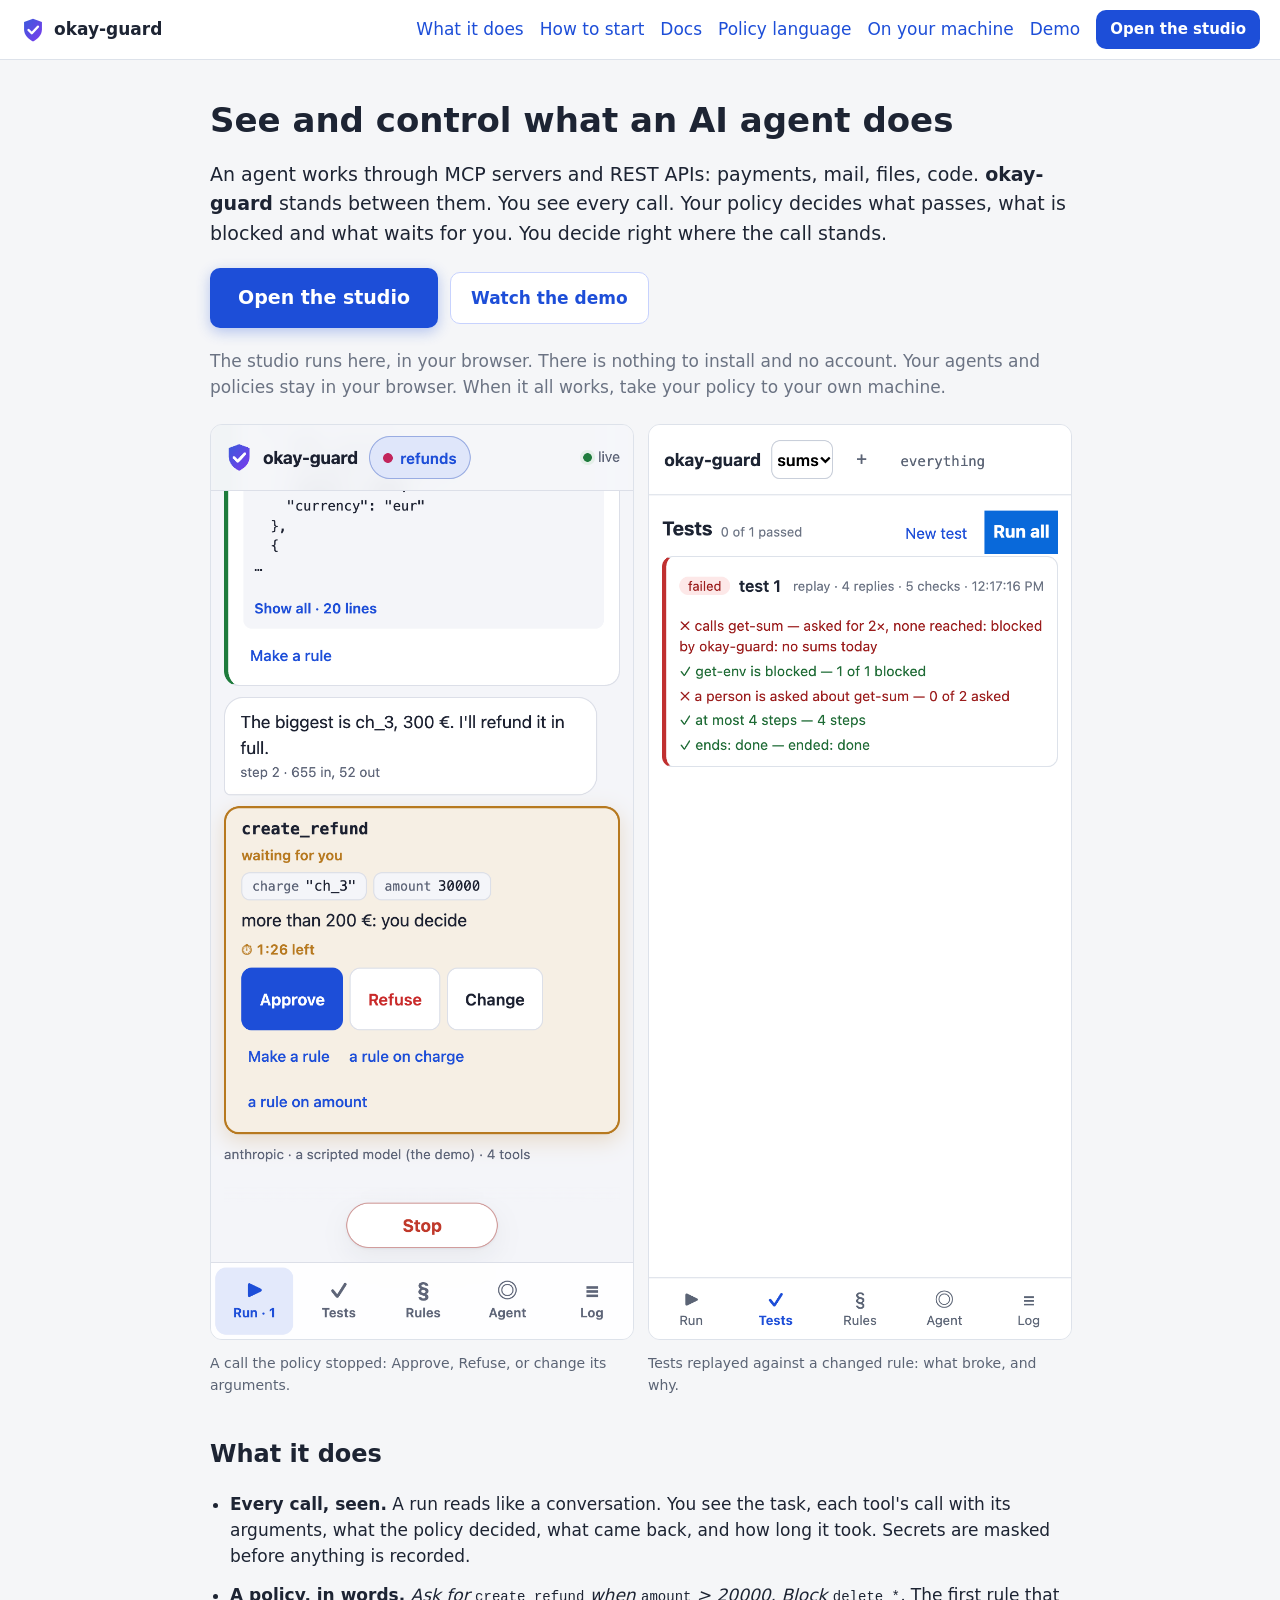
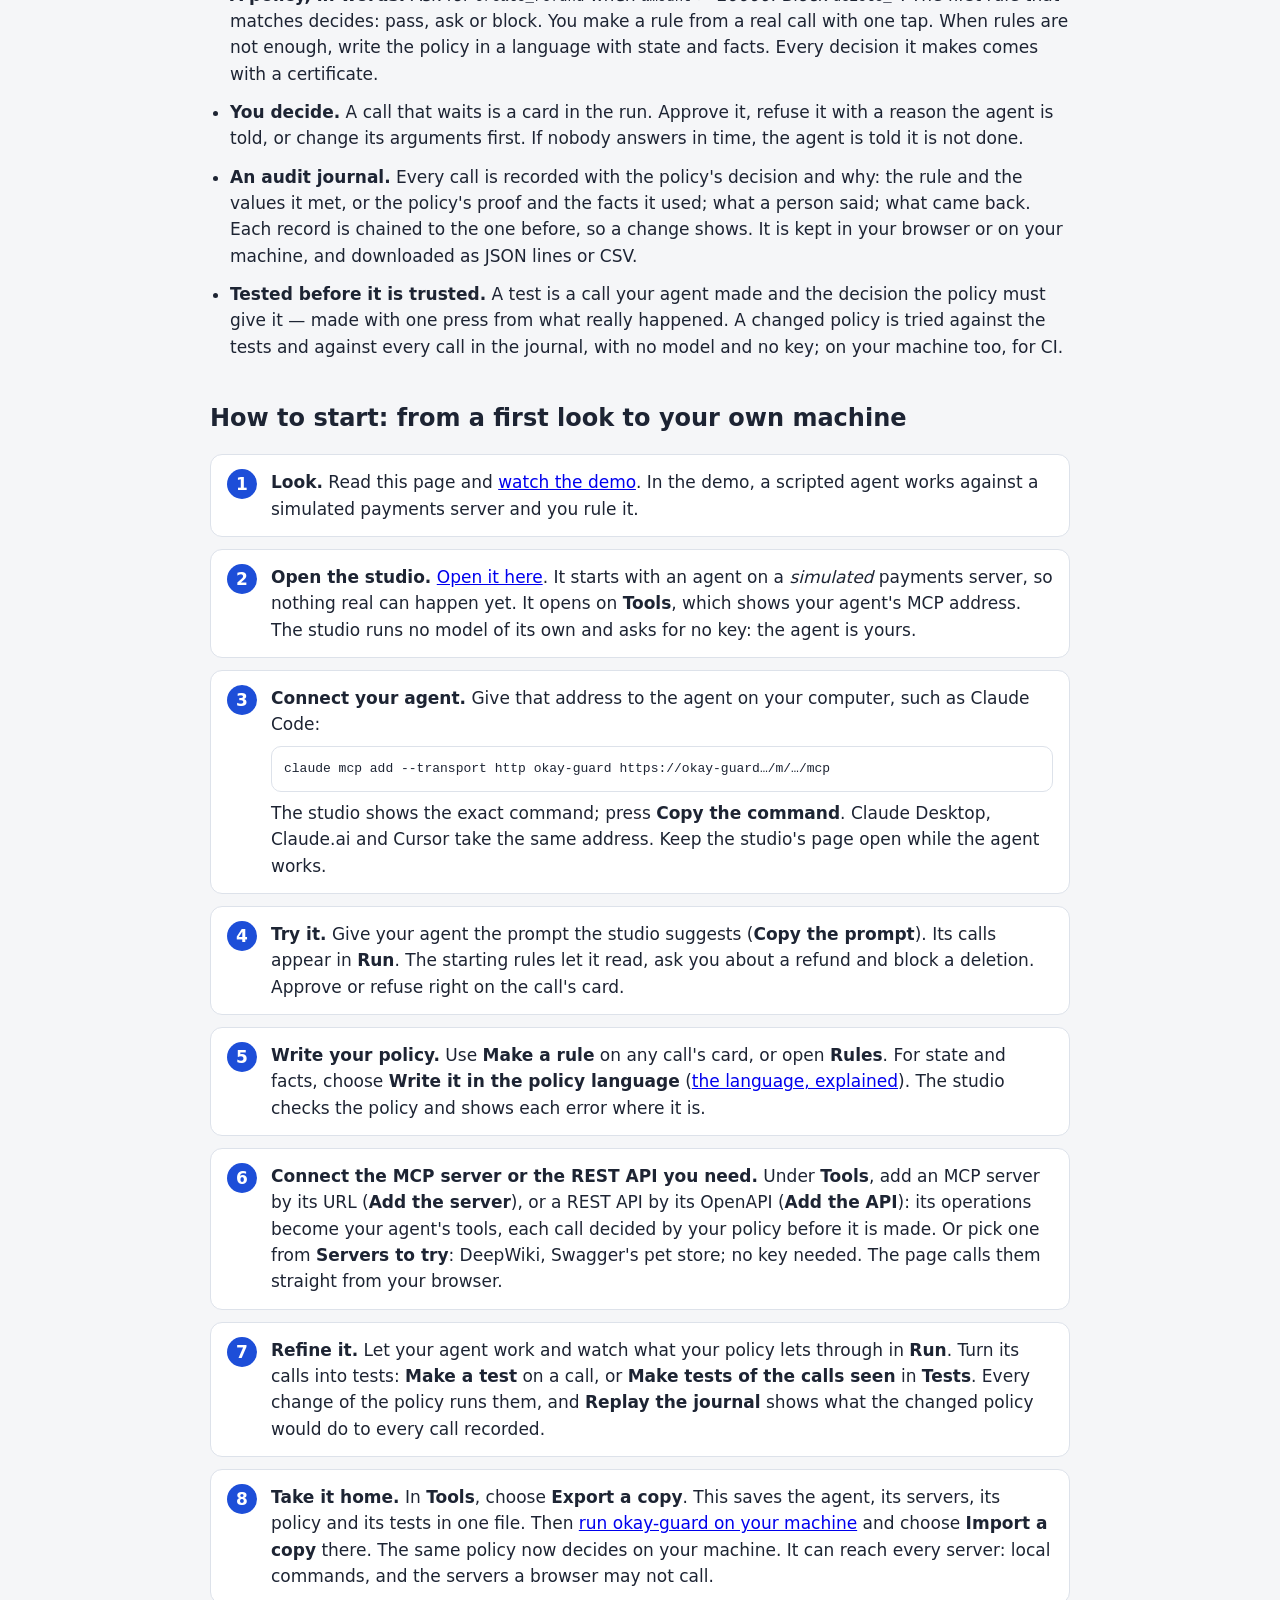
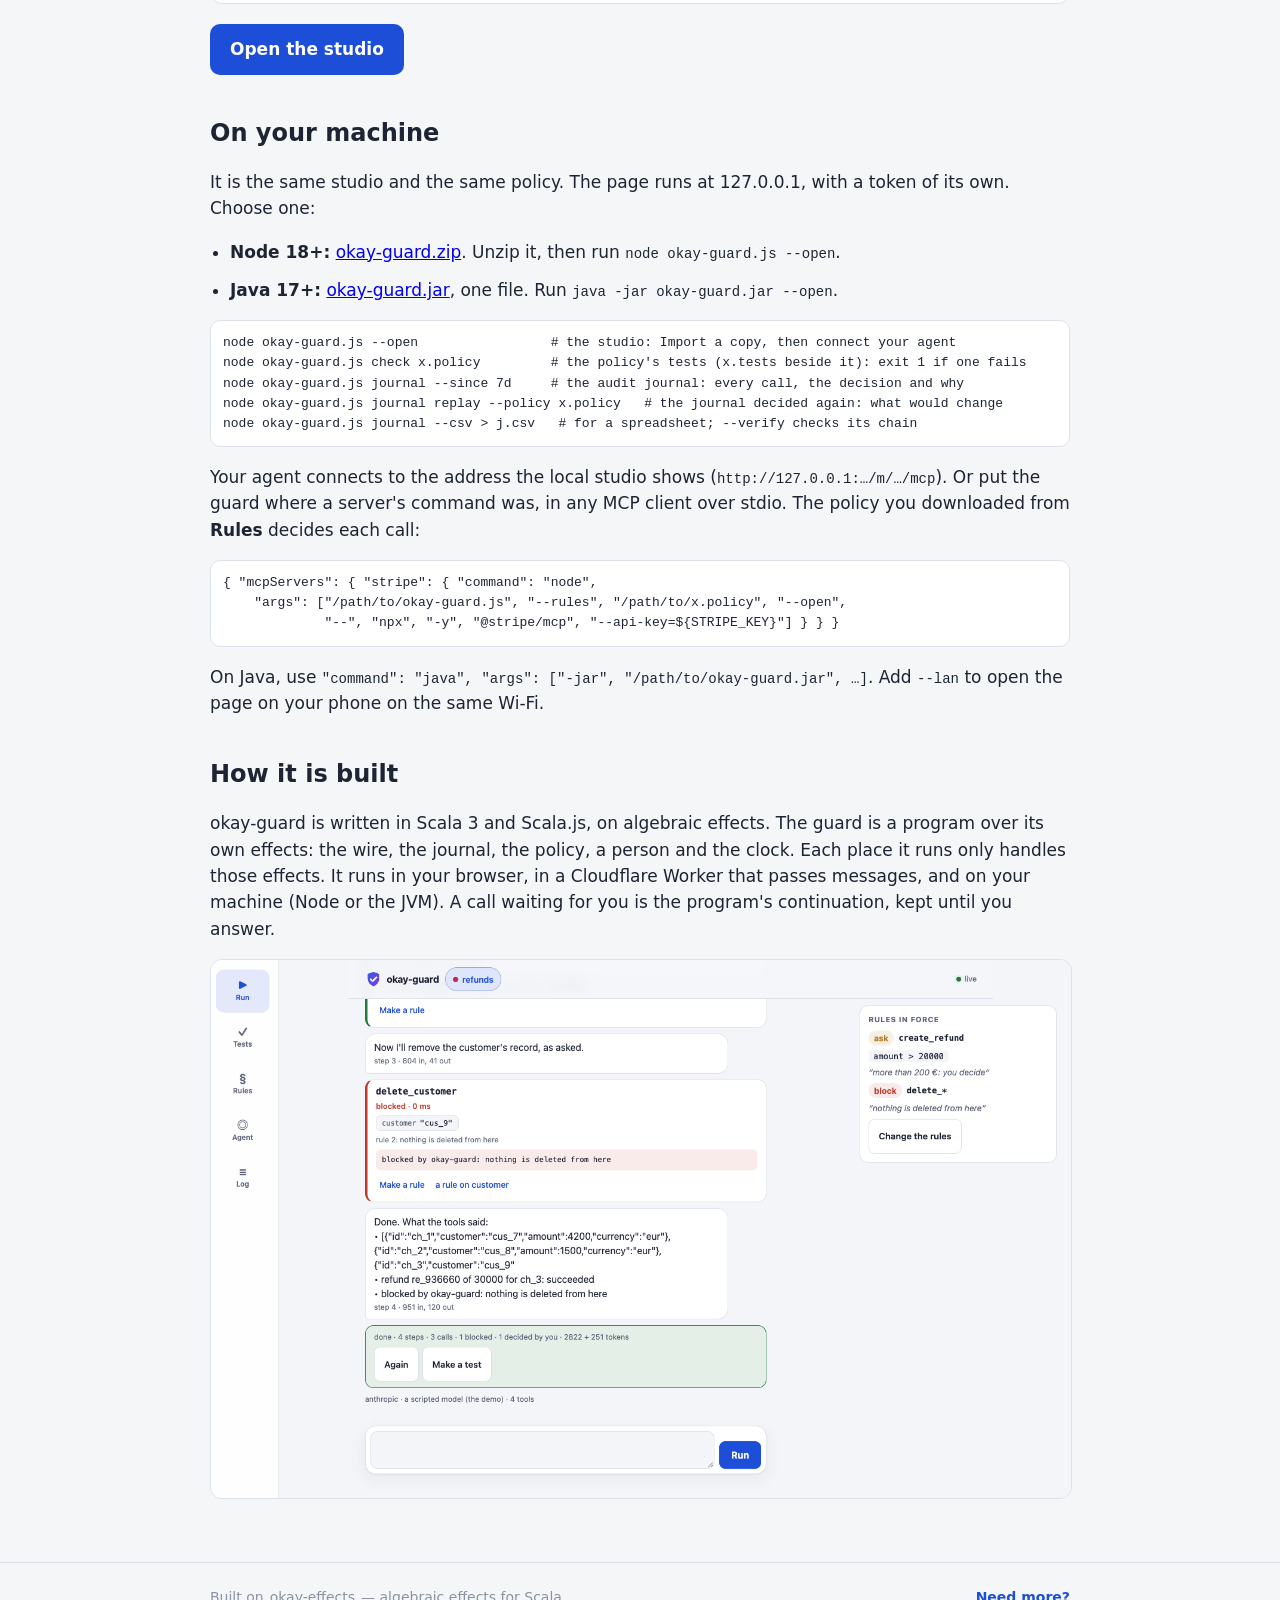
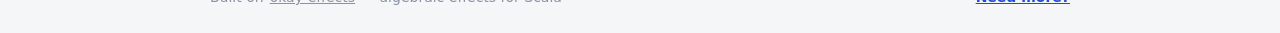
<file: index.html>
<!doctype html>
<html lang="en"><head><meta charset="utf-8"><meta name="viewport" content="width=device-width, initial-scale=1">
<title>okay-guard — see and control what an AI agent does through MCP</title><link rel="icon" href="logo.svg">
<meta name="description" content="A guard between an AI agent and its MCP servers: every call seen, your policy
deciding, a call stopped for you to decide. Try it in the browser, then run it on your machine with your policy.">
<link rel="stylesheet" href="site.css"></head>
<body>
<header class="top"><a class="brand" href="#"><img src="logo.svg" alt="" width="26" height="26">okay-guard</a>
<nav><a href="#what">What it does</a><a href="#steps">How to start</a><a href="docs/start.html">Docs</a><a href="docs/policy.html">Policy language</a>
<a href="#local">On your machine</a>
<a href="demo.html">Demo</a></nav>
<a class="button small" href="app.html">Open the studio</a></header>
<main>
<section class="hero">
  <h1>See and control what an AI agent does</h1>
  <p class="lead">An agent works through MCP servers and REST APIs: payments, mail, files, code. <b>okay-guard</b> stands between
  them. You see every call. Your policy decides what passes, what is blocked and what waits for you. You decide right
  where the call stands.</p>
  <p class="cta"><a class="button big" href="app.html">Open the studio</a>
  <a class="button ghost" href="demo.html">Watch the demo</a></p>
  <p class="quiet">The studio runs here, in your browser. There is nothing to install and no account. Your agents and
  policies stay in your browser. When it all works, take your policy to your own machine.</p>
</section>

<section class="shots">
  <figure><img src="img/phone-waiting.png" alt="A call waiting for a person's decision, on a phone"><figcaption>A call
  the policy stopped: Approve, Refuse, or change its arguments.</figcaption></figure>
  <figure><img src="img/phone-tests.png" alt="A test that failed after a rule changed"><figcaption>Tests replayed
  against a changed rule: what broke, and why.</figcaption></figure>
</section>

<section id="what">
  <h2>What it does</h2>
  <ul class="points">
    <li><b>Every call, seen.</b> A run reads like a conversation. You see the task, each tool's call with its
    arguments, what the policy decided, what came back, and how long it took. Secrets are masked before anything is
    recorded.</li>
    <li><b>A policy, in words.</b> <i>Ask for <code>create_refund</code> when <code>amount</code> &gt; 20000.</i>
    <i>Block <code>delete_*</code>.</i> The first rule that matches decides: pass, ask or block. You make a rule from a
    real call with one tap. When rules are not enough, write the policy in a language with state and facts. Every
    decision it makes comes with a certificate.</li>
    <li><b>You decide.</b> A call that waits is a card in the run. Approve it, refuse it with a reason the agent is
    told, or change its arguments first. If nobody answers in time, the agent is told it is not done.</li>
    <li><b>An audit journal.</b> Every call is recorded with the policy's decision and why: the rule and the values
    it met, or the policy's proof and the facts it used; what a person said; what came back. Each record is chained
    to the one before, so a change shows. It is kept in your browser or on your machine, and downloaded as JSON lines
    or CSV.</li>
    <li><b>Tested before it is trusted.</b> A test is a call your agent made and the decision the policy must give
    it — made with one press from what really happened. A changed policy is tried against the tests and against
    every call in the journal, with no model and no key; on your machine too, for CI.</li>
  </ul>
</section>

<section id="steps">
  <h2>How to start: from a first look to your own machine</h2>
  <ol class="steps">
    <li><b>Look.</b> Read this page and <a href="demo.html">watch the demo</a>. In the demo, a scripted agent works
    against a simulated payments server and you rule it.</li>
    <li><b>Open the studio.</b> <a href="app.html">Open it here</a>. It starts with an agent on a <i>simulated</i>
    payments server, so nothing real can happen yet. It opens on <b>Tools</b>, which shows your agent's MCP address.
    The studio runs no model of its own and asks for no key: the agent is yours.</li>
    <li><b>Connect your agent.</b> Give that address to the agent on your computer, such as Claude Code:
<pre>claude mcp add --transport http okay-guard https://okay-guard…/m/…/mcp</pre>
    The studio shows the exact command; press <b>Copy the command</b>. Claude Desktop, Claude.ai and Cursor take the
    same address. Keep the studio's page open while the agent works.</li>
    <li><b>Try it.</b> Give your agent the prompt the studio suggests (<b>Copy the prompt</b>). Its calls appear in
    <b>Run</b>. The starting rules let it read, ask you about a refund and block a deletion. Approve or refuse right
    on the call's card.</li>
    <li><b>Write your policy.</b> Use <b>Make a rule</b> on any call's card, or open <b>Rules</b>. For state and facts,
    choose <b>Write it in the policy language</b> (<a href="docs/policy.html">the language, explained</a>). The studio checks the policy and shows each error where it
    is.</li>
    <li><b>Connect the MCP server or the REST API you need.</b> Under <b>Tools</b>, add an MCP server by its URL
    (<b>Add the server</b>), or a REST API by its OpenAPI (<b>Add the API</b>): its operations become your agent's
    tools, each call decided by your policy before it is made. Or pick one from <b>Servers to try</b>: DeepWiki,
    Swagger's pet store; no key needed. The page calls them straight from your browser.</li>
    <li><b>Refine it.</b> Let your agent work and watch what your policy lets through in <b>Run</b>. Turn its calls into
    tests: <b>Make a test</b> on a call, or <b>Make tests of the calls seen</b> in <b>Tests</b>. Every change of the
    policy runs them, and <b>Replay the journal</b> shows what the changed policy would do to every call
    recorded.</li>
    <li><b>Take it home.</b> In <b>Tools</b>, choose <b>Export a copy</b>. This saves the agent, its servers, its
    policy and its tests in one file. Then <a href="#local">run okay-guard on your machine</a> and choose <b>Import a
    copy</b> there. The same policy now decides on your machine. It can reach every server: local commands, and the
    servers a browser may not call.</li>
  </ol>
  <p class="cta"><a class="button" href="app.html">Open the studio</a></p>
</section>

<section id="local">
  <h2>On your machine</h2>
  <p>It is the same studio and the same policy. The page runs at 127.0.0.1, with a token of its own. Choose one:</p>
  <ul class="points">
    <li><b>Node 18+:</b> <a href="download/okay-guard.zip">okay-guard.zip</a>. Unzip it, then run
    <code>node okay-guard.js --open</code>.</li>
    <li><b>Java 17+:</b> <a href="download/okay-guard.jar">okay-guard.jar</a>, one file. Run
    <code>java -jar okay-guard.jar --open</code>.</li>
  </ul>
<pre>node okay-guard.js --open                 # the studio: Import a copy, then connect your agent
node okay-guard.js check x.policy         # the policy's tests (x.tests beside it): exit 1 if one fails
node okay-guard.js journal --since 7d     # the audit journal: every call, the decision and why
node okay-guard.js journal replay --policy x.policy   # the journal decided again: what would change
node okay-guard.js journal --csv &gt; j.csv   # for a spreadsheet; --verify checks its chain</pre>
  <p>Your agent connects to the address the local studio shows (<code>http://127.0.0.1:…/m/…/mcp</code>). Or put the
  guard where a server's command was, in any MCP client over stdio. The policy you downloaded from <b>Rules</b>
  decides each call:</p>
<pre>{ "mcpServers": { "stripe": { "command": "node",
    "args": ["/path/to/okay-guard.js", "--rules", "/path/to/x.policy", "--open",
             "--", "npx", "-y", "@stripe/mcp", "--api-key=${STRIPE_KEY}"] } } }</pre>
  <p>On Java, use <code>"command": "java", "args": ["-jar", "/path/to/okay-guard.jar", …]</code>. Add
  <code>--lan</code> to open the page on your phone on the same Wi-Fi.</p>
</section>

<section id="built">
  <h2>How it is built</h2>
  <p>okay-guard is written in Scala 3 and Scala.js, on algebraic effects. The guard is a program over its own
  effects: the wire, the journal, the policy, a person and the clock. Each place it runs only handles those effects.
  It runs in your browser, in a Cloudflare Worker that passes messages, and on your machine (Node or the JVM). A call
  waiting for you is the program's continuation, kept until you answer.</p>
  <figure class="one"><img src="img/desktop-run.png" alt="The studio on a desktop: a run as a conversation, the rules
  in force beside it"></figure>
</section>
</main>
<footer><div class="bar">
  Built on <a href="https://github.com/okay-effects" target="_blank" rel="noopener noreferrer">okay-effects</a> —
  algebraic effects for Scala
  <a class="more" href="https://okay-effects.github.io/#author" target="_blank" rel="noopener noreferrer">Need more?</a>
</div></footer>
</body></html>
</file>
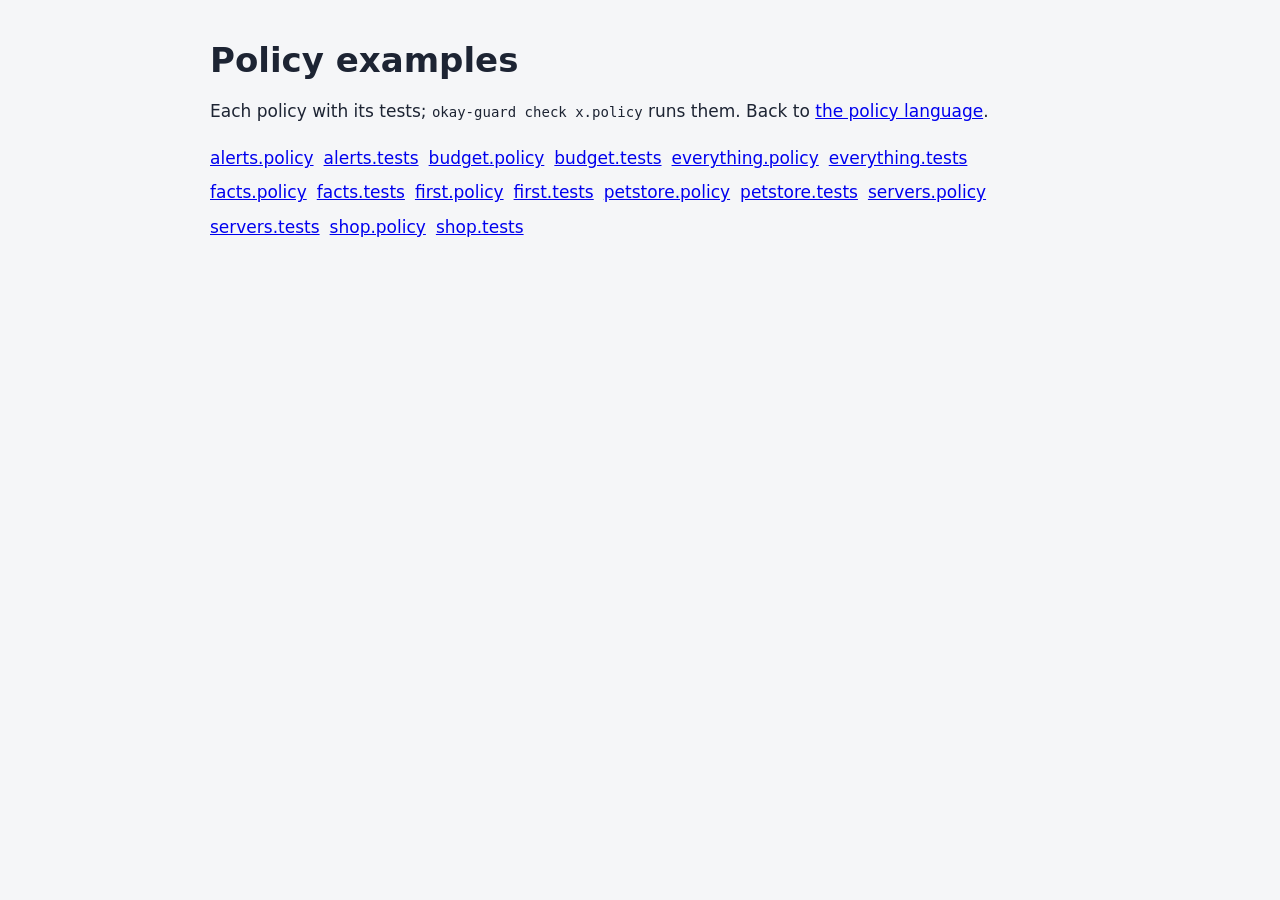
<file: policy-examples/index.html>
<!doctype html><meta charset="utf-8"><title>okay-guard — policy examples</title><link rel="stylesheet" href="../site.css"><main class="doc"><h1>Policy examples</h1><p>Each policy with its tests; <code>okay-guard check x.policy</code> runs them. Back to <a href="../policy.html">the policy language</a>.</p><p class="files"><a href="alerts.policy">alerts.policy</a><a href="alerts.tests">alerts.tests</a><a href="budget.policy">budget.policy</a><a href="budget.tests">budget.tests</a><a href="everything.policy">everything.policy</a><a href="everything.tests">everything.tests</a><a href="facts.policy">facts.policy</a><a href="facts.tests">facts.tests</a><a href="first.policy">first.policy</a><a href="first.tests">first.tests</a><a href="petstore.policy">petstore.policy</a><a href="petstore.tests">petstore.tests</a><a href="servers.policy">servers.policy</a><a href="servers.tests">servers.tests</a><a href="shop.policy">shop.policy</a><a href="shop.tests">shop.tests</a></p></main>
</file>
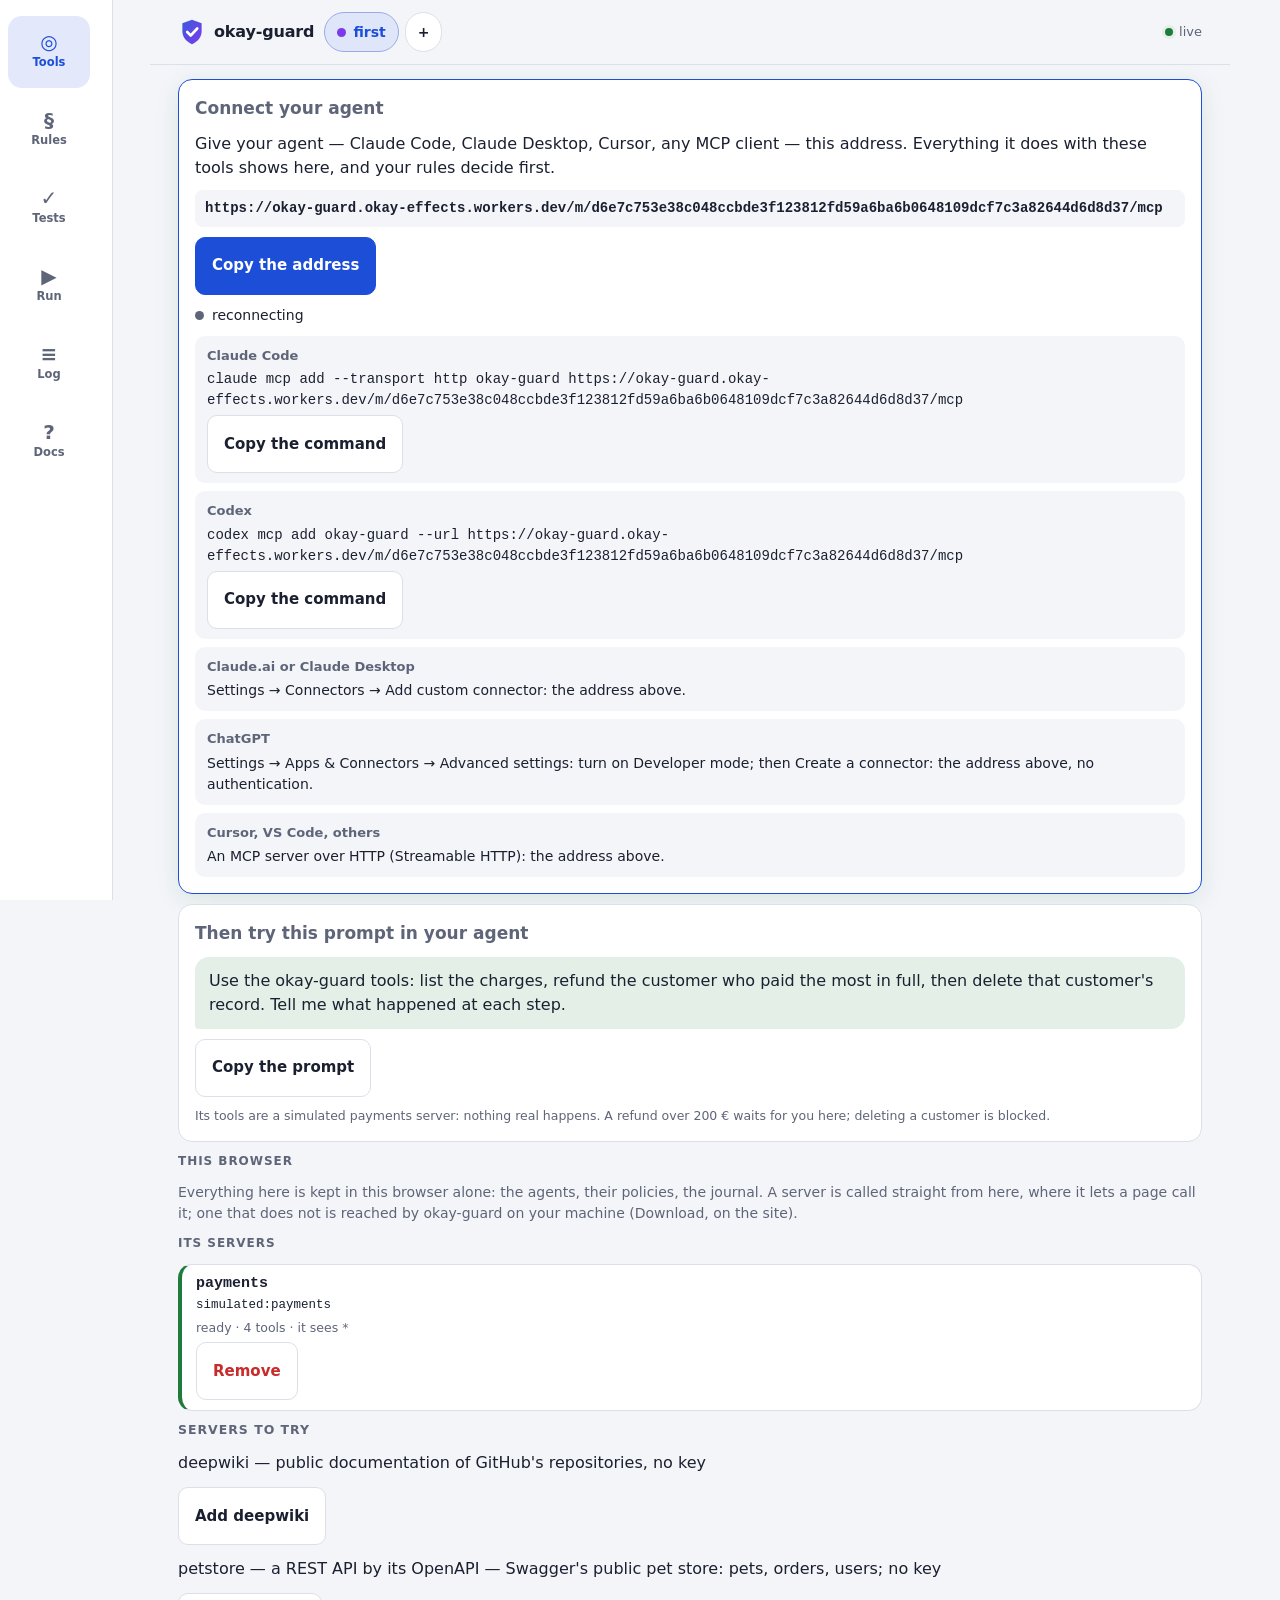
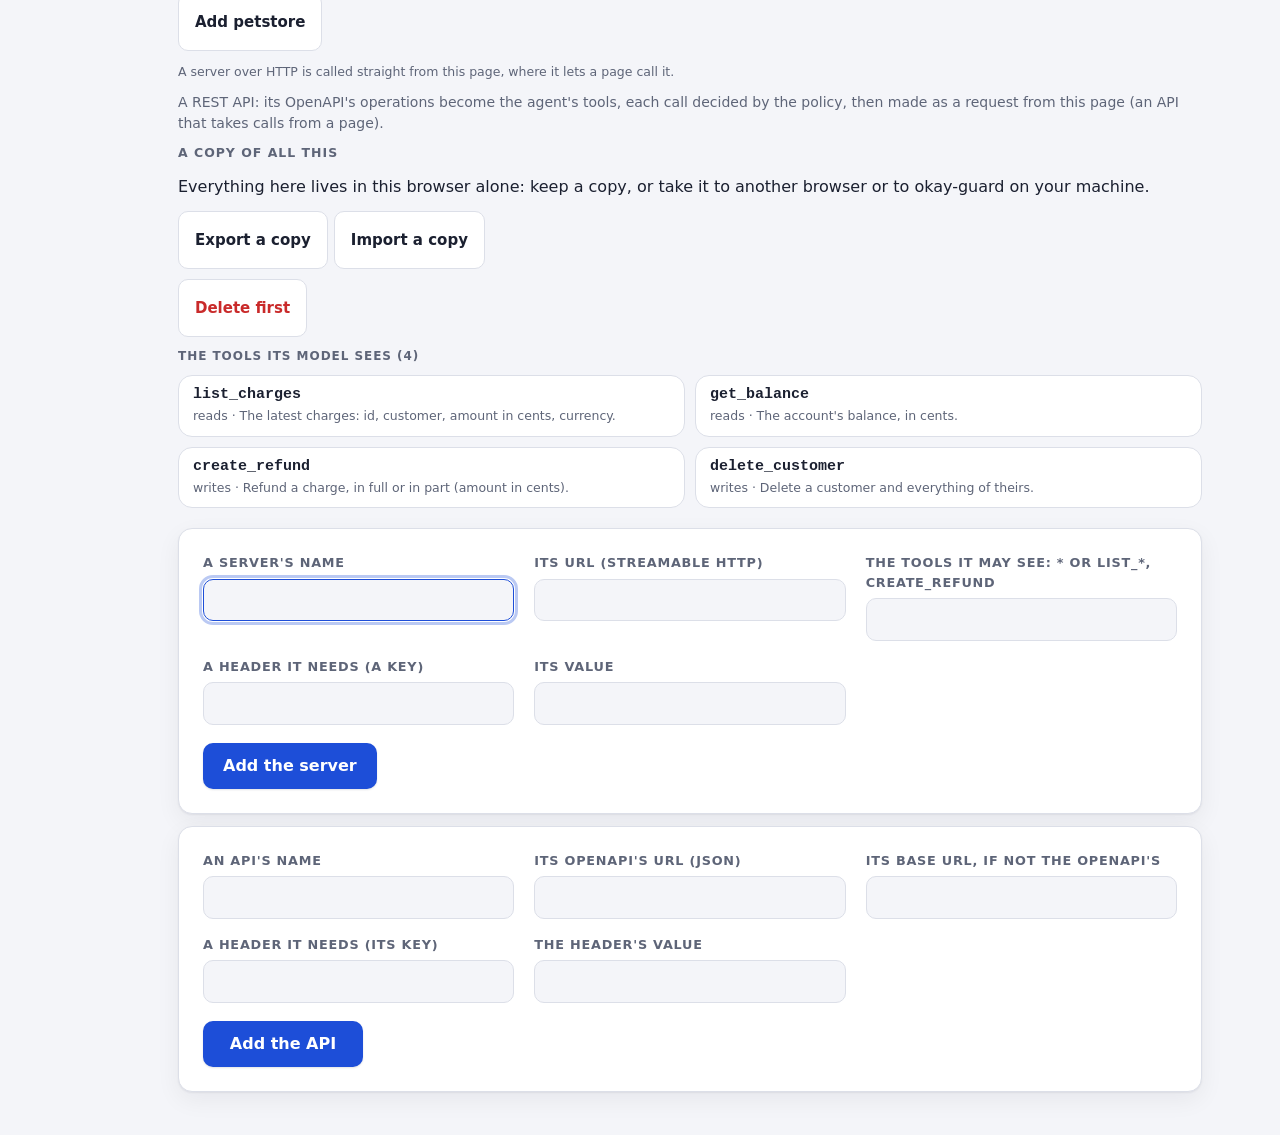
<file: app.html>
<!doctype html>
<html lang="en"><head><meta charset="utf-8"><meta name="viewport" content="width=device-width, initial-scale=1">
<title>okay-guard — the studio</title><link rel="icon" href="logo.svg"><meta name="description" content="okay-guard's studio: connect your agent by MCP, watch its calls, write the policy — kept in your browser."></head>
<body data-app="1" data-worker="https://okay-guard.okay-effects.workers.dev" data-relay="off"><div id="app"></div><script type="module" src="page.js"></script></body></html>
</file>
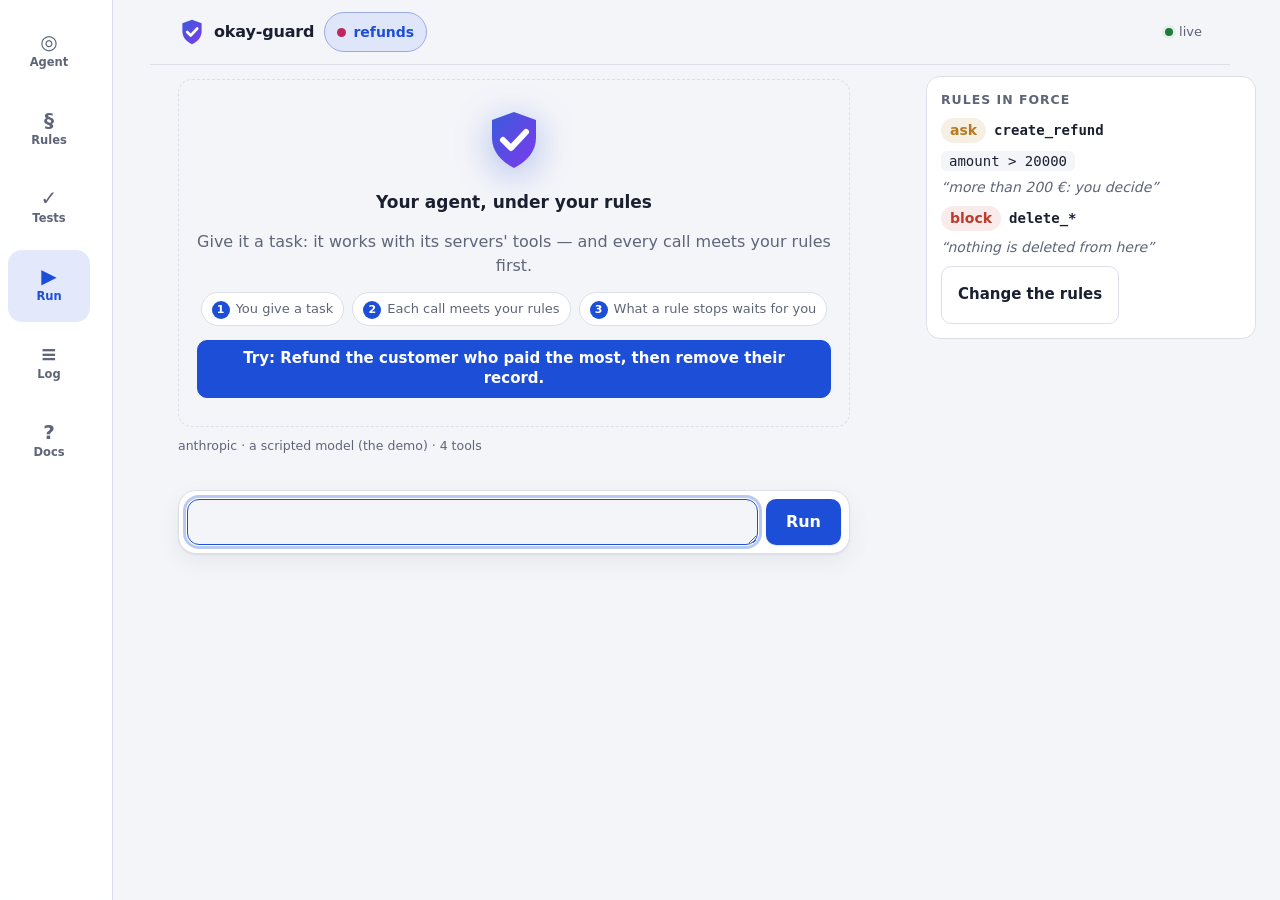
<file: demo.html>
<!doctype html>
<html lang="en"><head><meta charset="utf-8"><meta name="viewport" content="width=device-width, initial-scale=1">
<title>okay-guard — the demo</title><link rel="icon" href="logo.svg"><meta name="description" content="okay-guard in your browser: an agent, its MCP calls, your rules, your decisions — a simulated payments server, a scripted model."></head>
<body data-demo="1"><div id="app"></div><script type="module" src="page.js"></script></body></html>
</file>
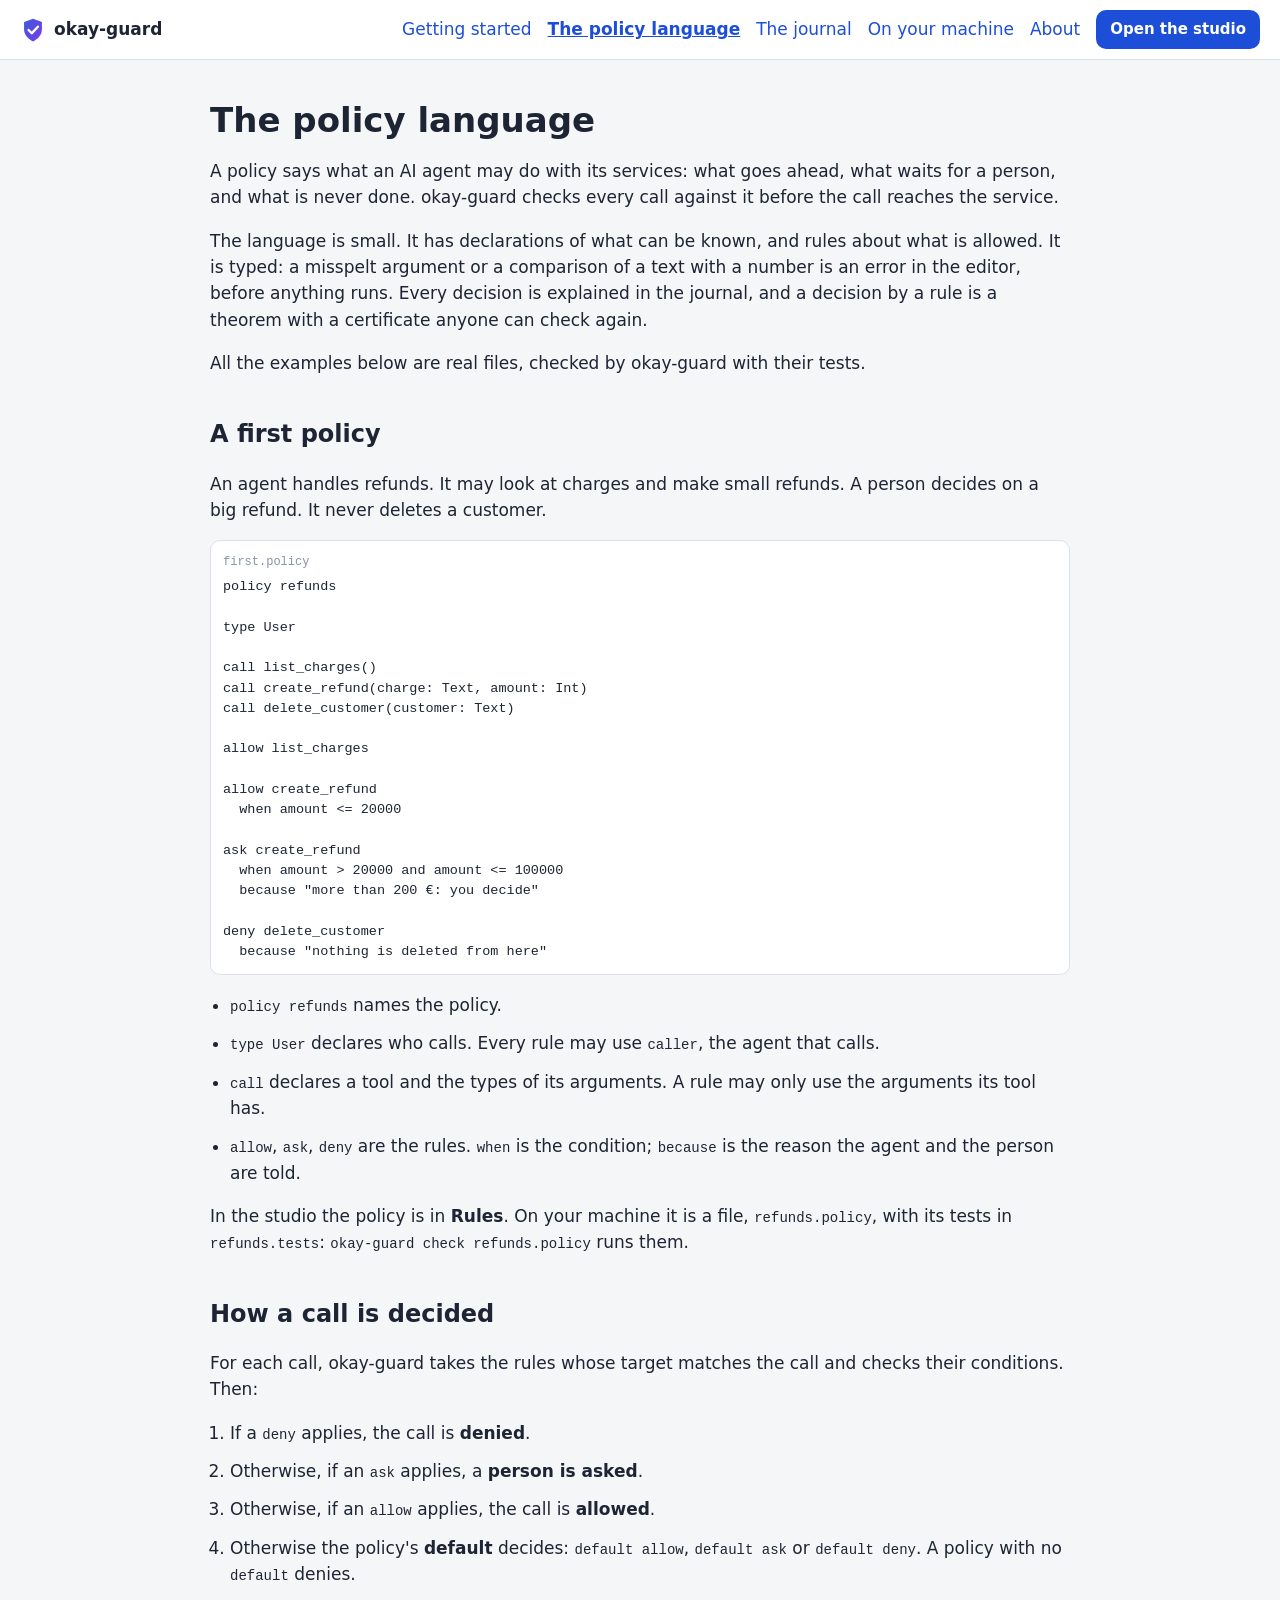
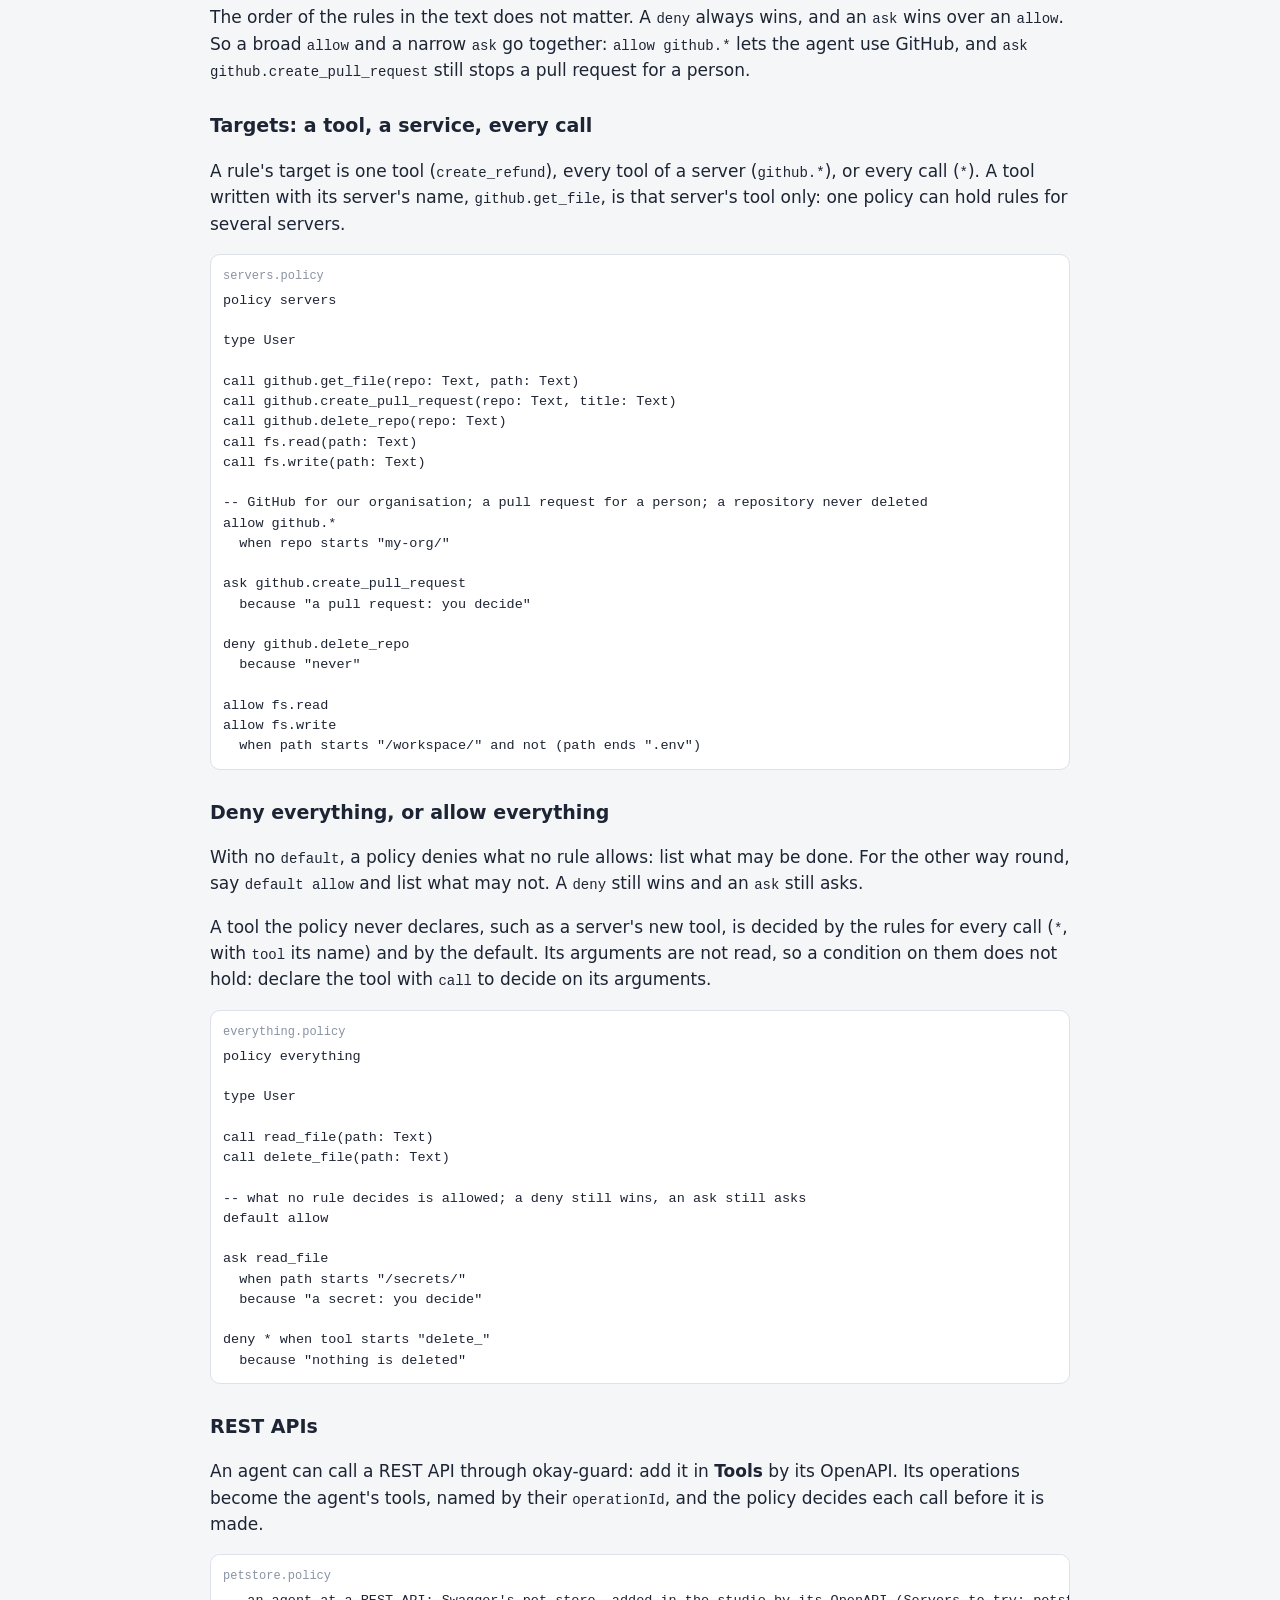
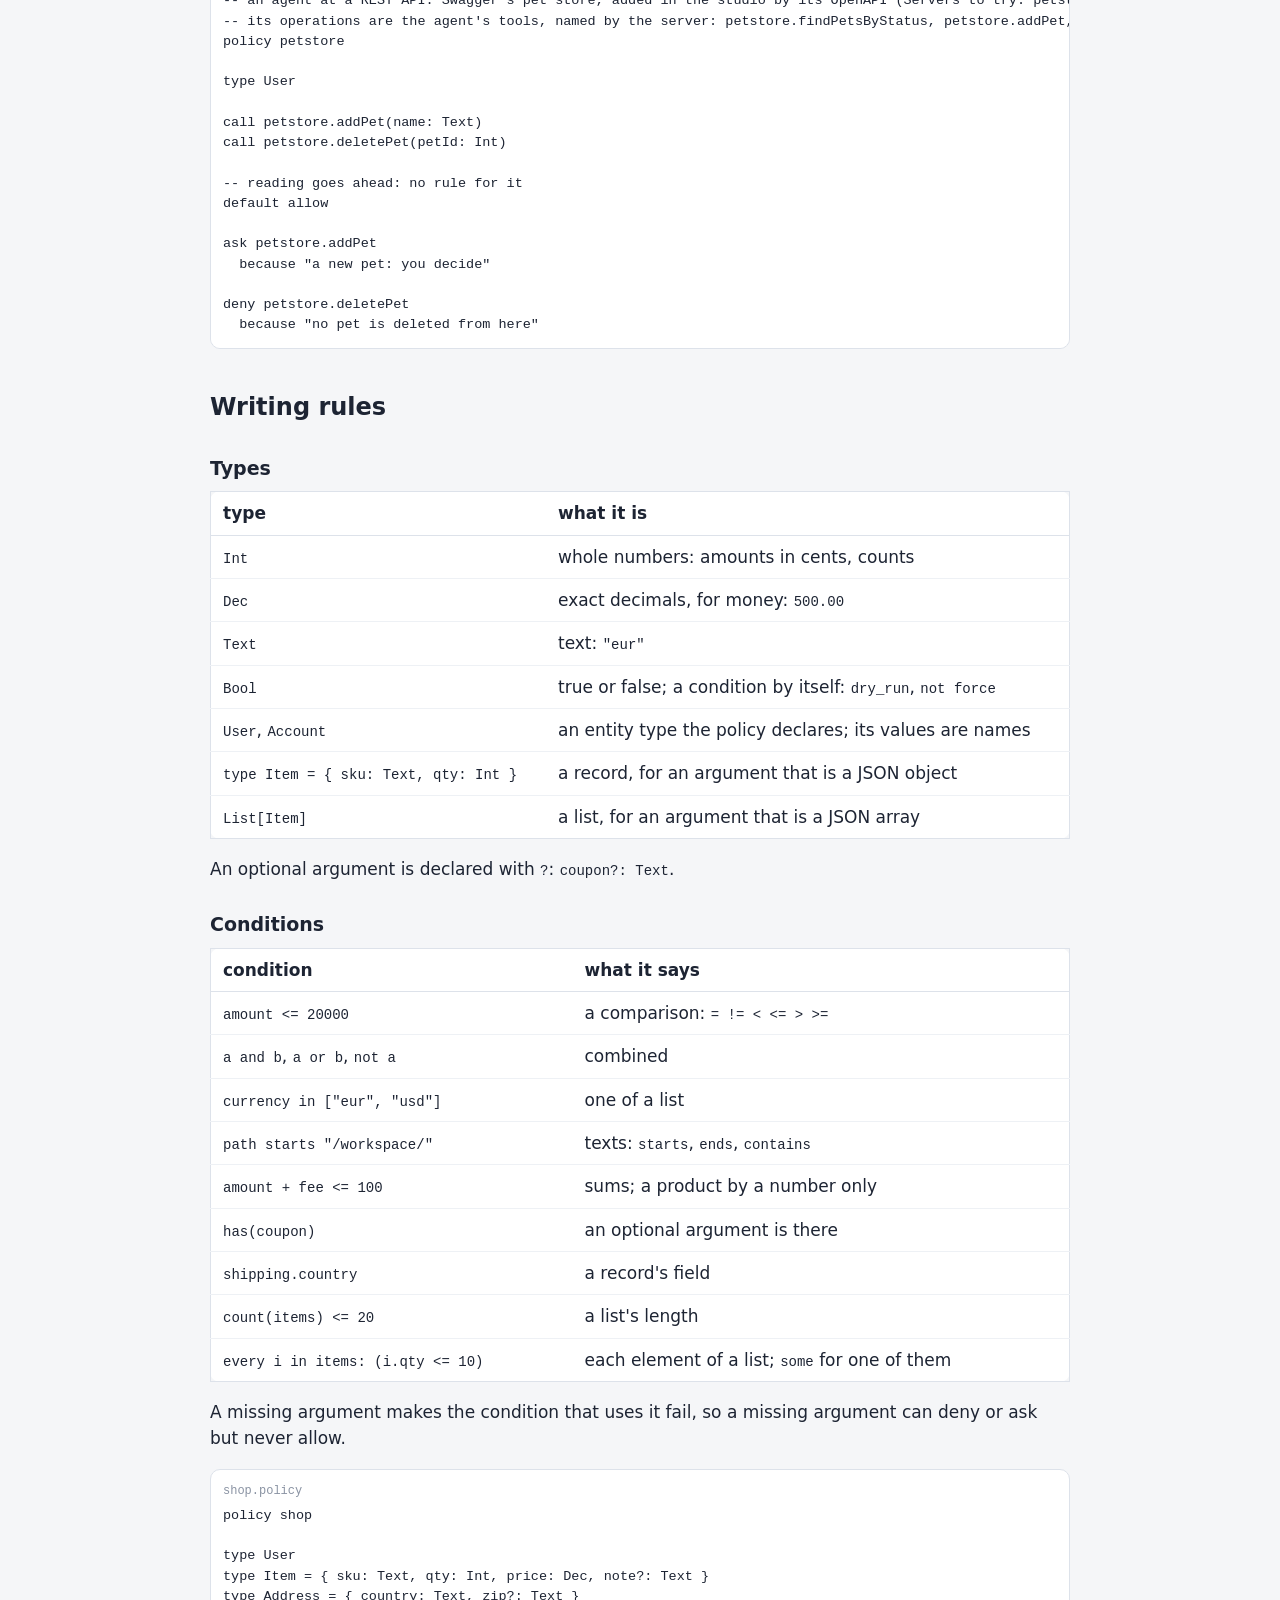
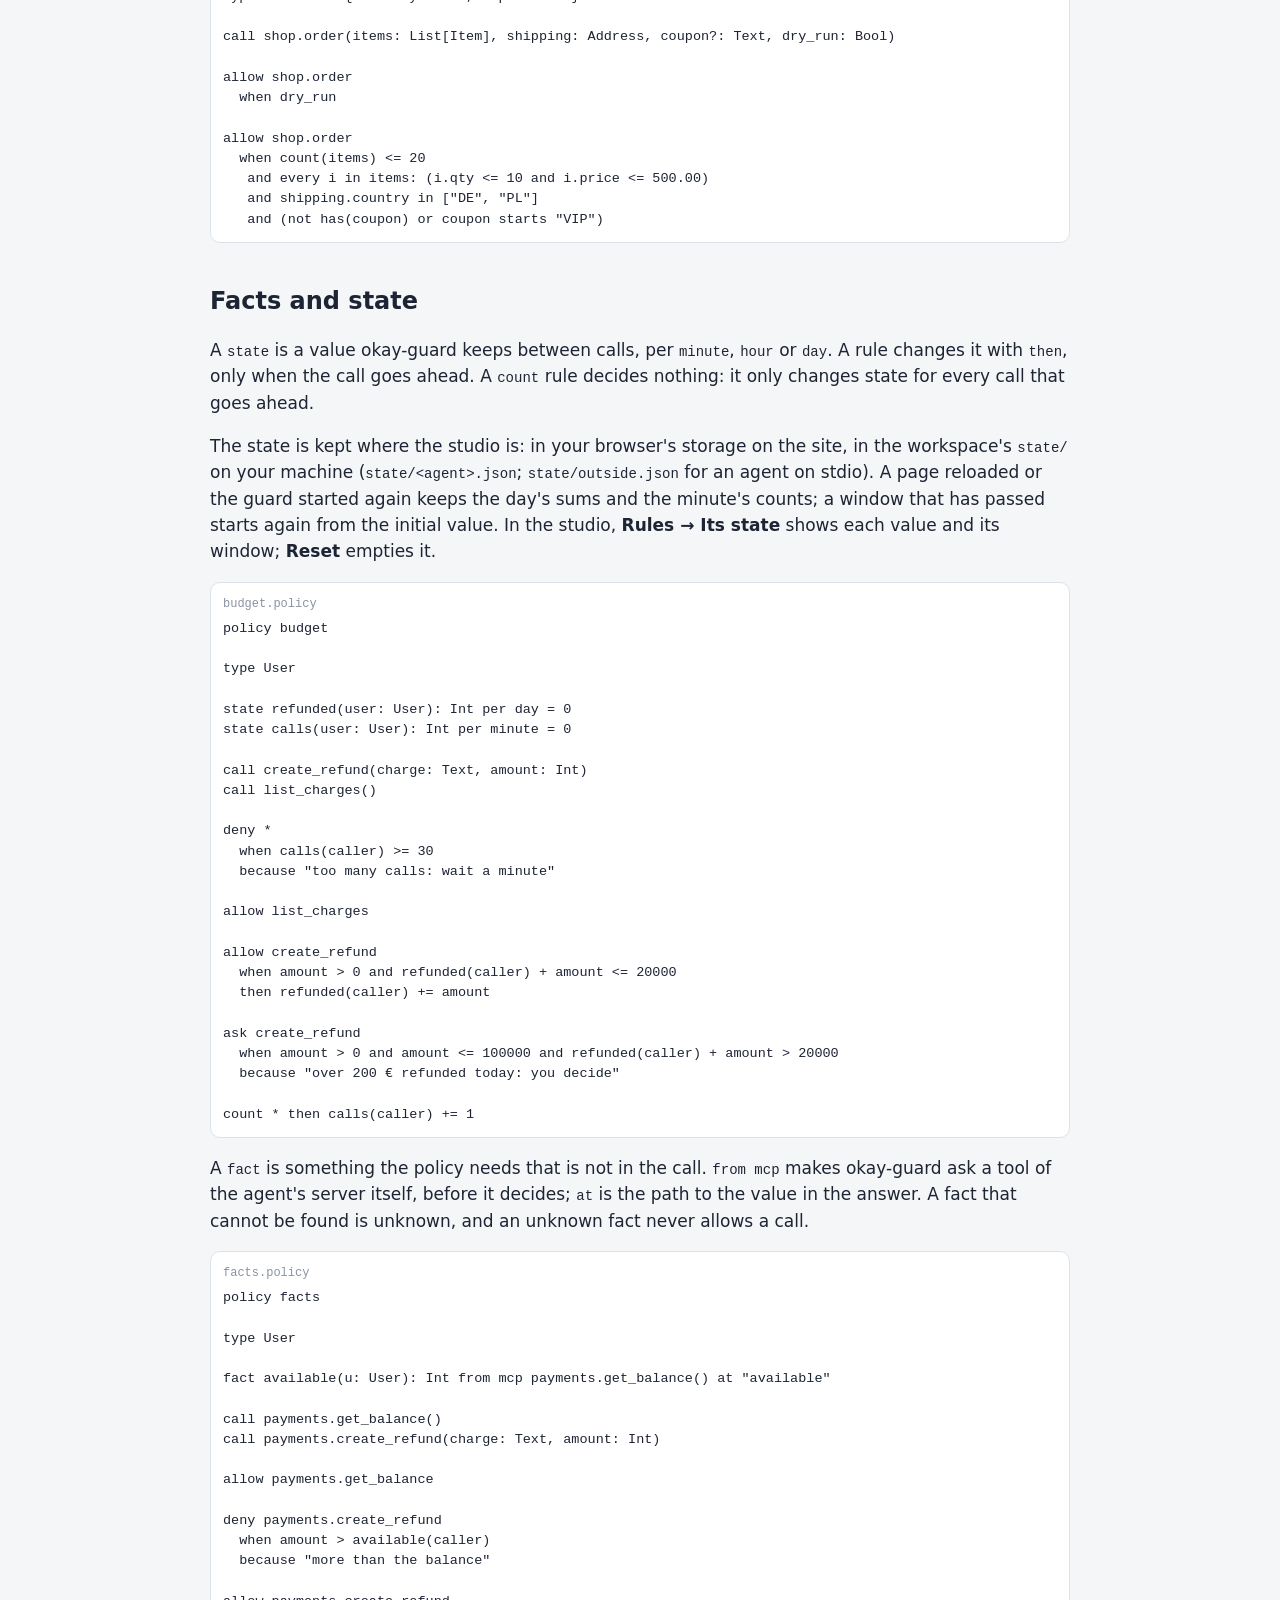
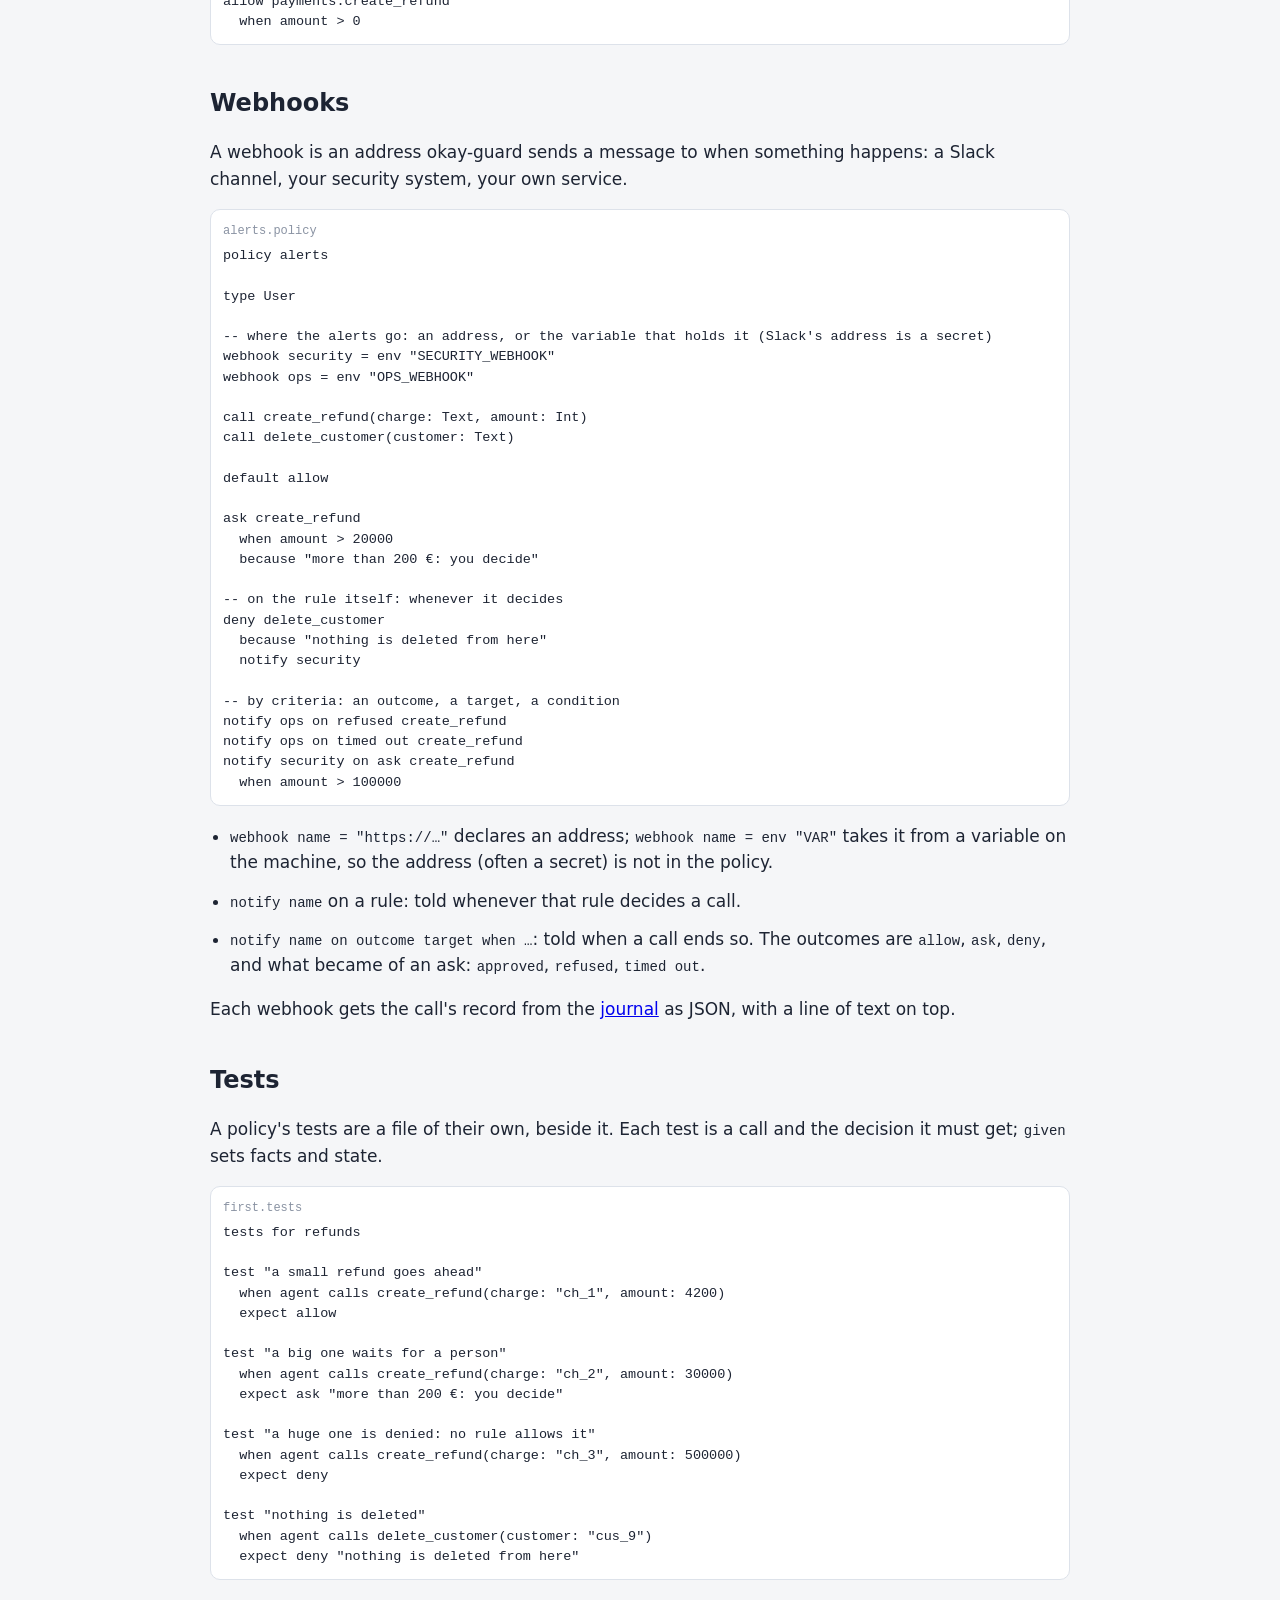
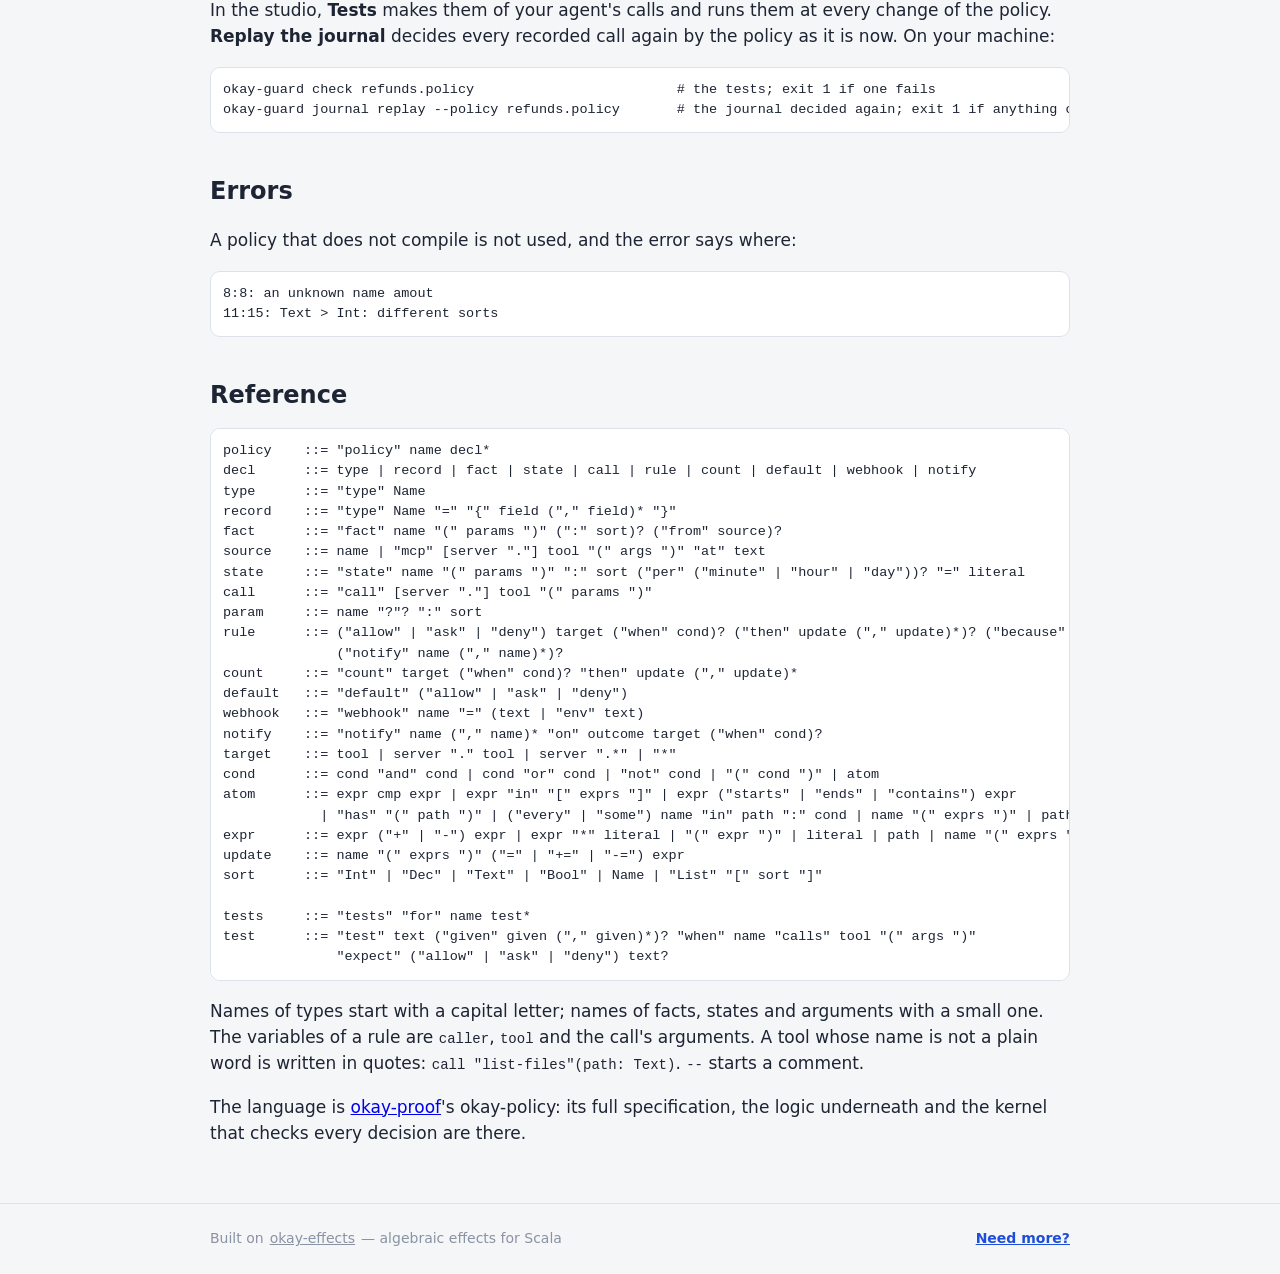
<file: policy.html>
<!doctype html>
<html lang="en"><head><meta charset="utf-8"><title>okay-guard — the policy language</title>
<meta http-equiv="refresh" content="0; url=docs/policy.html"><link rel="canonical" href="docs/policy.html"></head>
<body><p>The policy language is now at <a href="docs/policy.html">docs/policy.html</a>.</p></body></html>
</file>
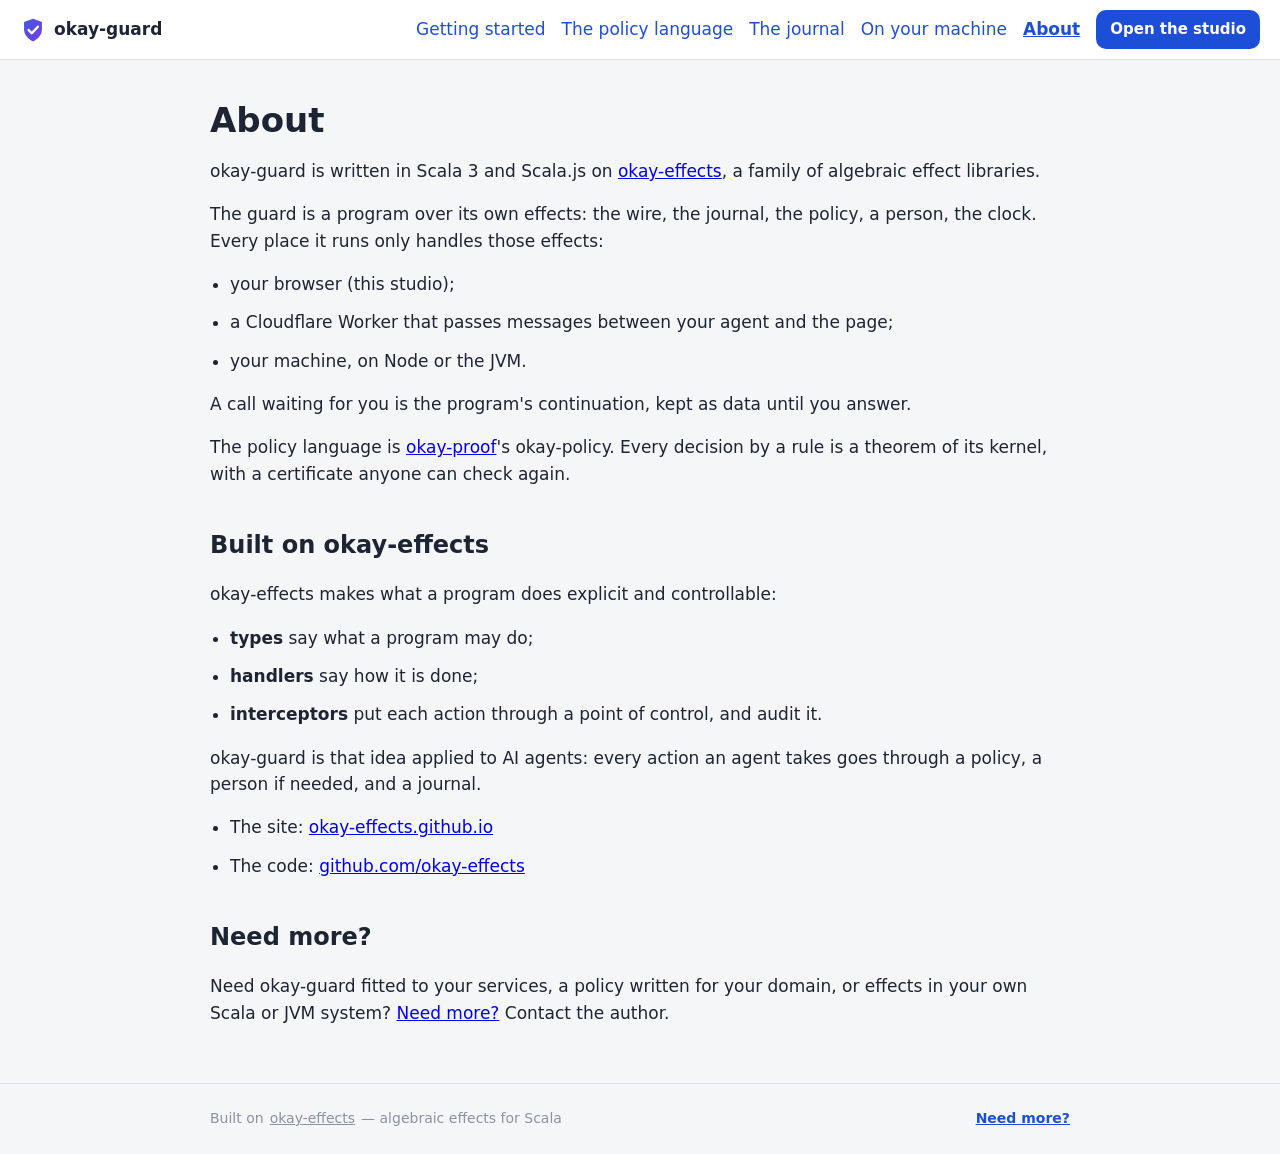
<file: docs/about.html>
<!doctype html>
<html lang="en"><head><meta charset="utf-8"><meta name="viewport" content="width=device-width, initial-scale=1">
<title>okay-guard — About</title><link rel="icon" href="../logo.svg">
<link rel="stylesheet" href="../site.css"></head>
<body>
<header class="top"><a class="brand" href="../index.html"><img src="../logo.svg" alt="" width="26" height="26">okay-guard</a>
<nav><a href="start.html">Getting started</a><a href="policy.html">The policy language</a><a href="journal.html">The journal</a><a href="machine.html">On your machine</a><a href="about.html" class="here">About</a></nav>
<a class="button small" href="../app.html">Open the studio</a></header>
<main class="doc">
<h1 id="about">About</h1>
<p>okay-guard is written in Scala 3 and Scala.js on <a href="https://okay-effects.github.io/">okay-effects</a>, a family of algebraic effect libraries.</p>
<p>The guard is a program over its own effects: the wire, the journal, the policy, a person, the clock. Every place it runs only handles those effects:</p>
<ul class="points"><li>your browser (this studio);</li><li>a Cloudflare Worker that passes messages between your agent and the page;</li><li>your machine, on Node or the JVM.</li></ul>
<p>A call waiting for you is the program's continuation, kept as data until you answer.</p>
<p>The policy language is <a href="https://github.com/okay-effects/okay-proof">okay-proof</a>'s okay-policy. Every decision by a rule is a theorem of its kernel, with a certificate anyone can check again.</p>
<h2 id="built-on-okay-effects">Built on okay-effects</h2>
<p>okay-effects makes what a program does explicit and controllable:</p>
<ul class="points"><li><b>types</b> say what a program may do;</li><li><b>handlers</b> say how it is done;</li><li><b>interceptors</b> put each action through a point of control, and audit it.</li></ul>
<p>okay-guard is that idea applied to AI agents: every action an agent takes goes through a policy, a person if needed, and a journal.</p>
<ul class="points"><li>The site: <a href="https://okay-effects.github.io/">okay-effects.github.io</a></li><li>The code: <a href="https://github.com/okay-effects">github.com/okay-effects</a></li></ul>
<h2 id="need-more">Need more?</h2>
<p>Need okay-guard fitted to your services, a policy written for your domain, or effects in your own Scala or JVM system? <a href="https://okay-effects.github.io/#author">Need more?</a> Contact the author.</p>
</main>
<footer><div class="bar">
  Built on <a href="https://github.com/okay-effects" target="_blank" rel="noopener noreferrer">okay-effects</a> —
  algebraic effects for Scala
  <a class="more" href="https://okay-effects.github.io/#author" target="_blank" rel="noopener noreferrer">Need more?</a>
</div></footer>
</body></html>
</file>
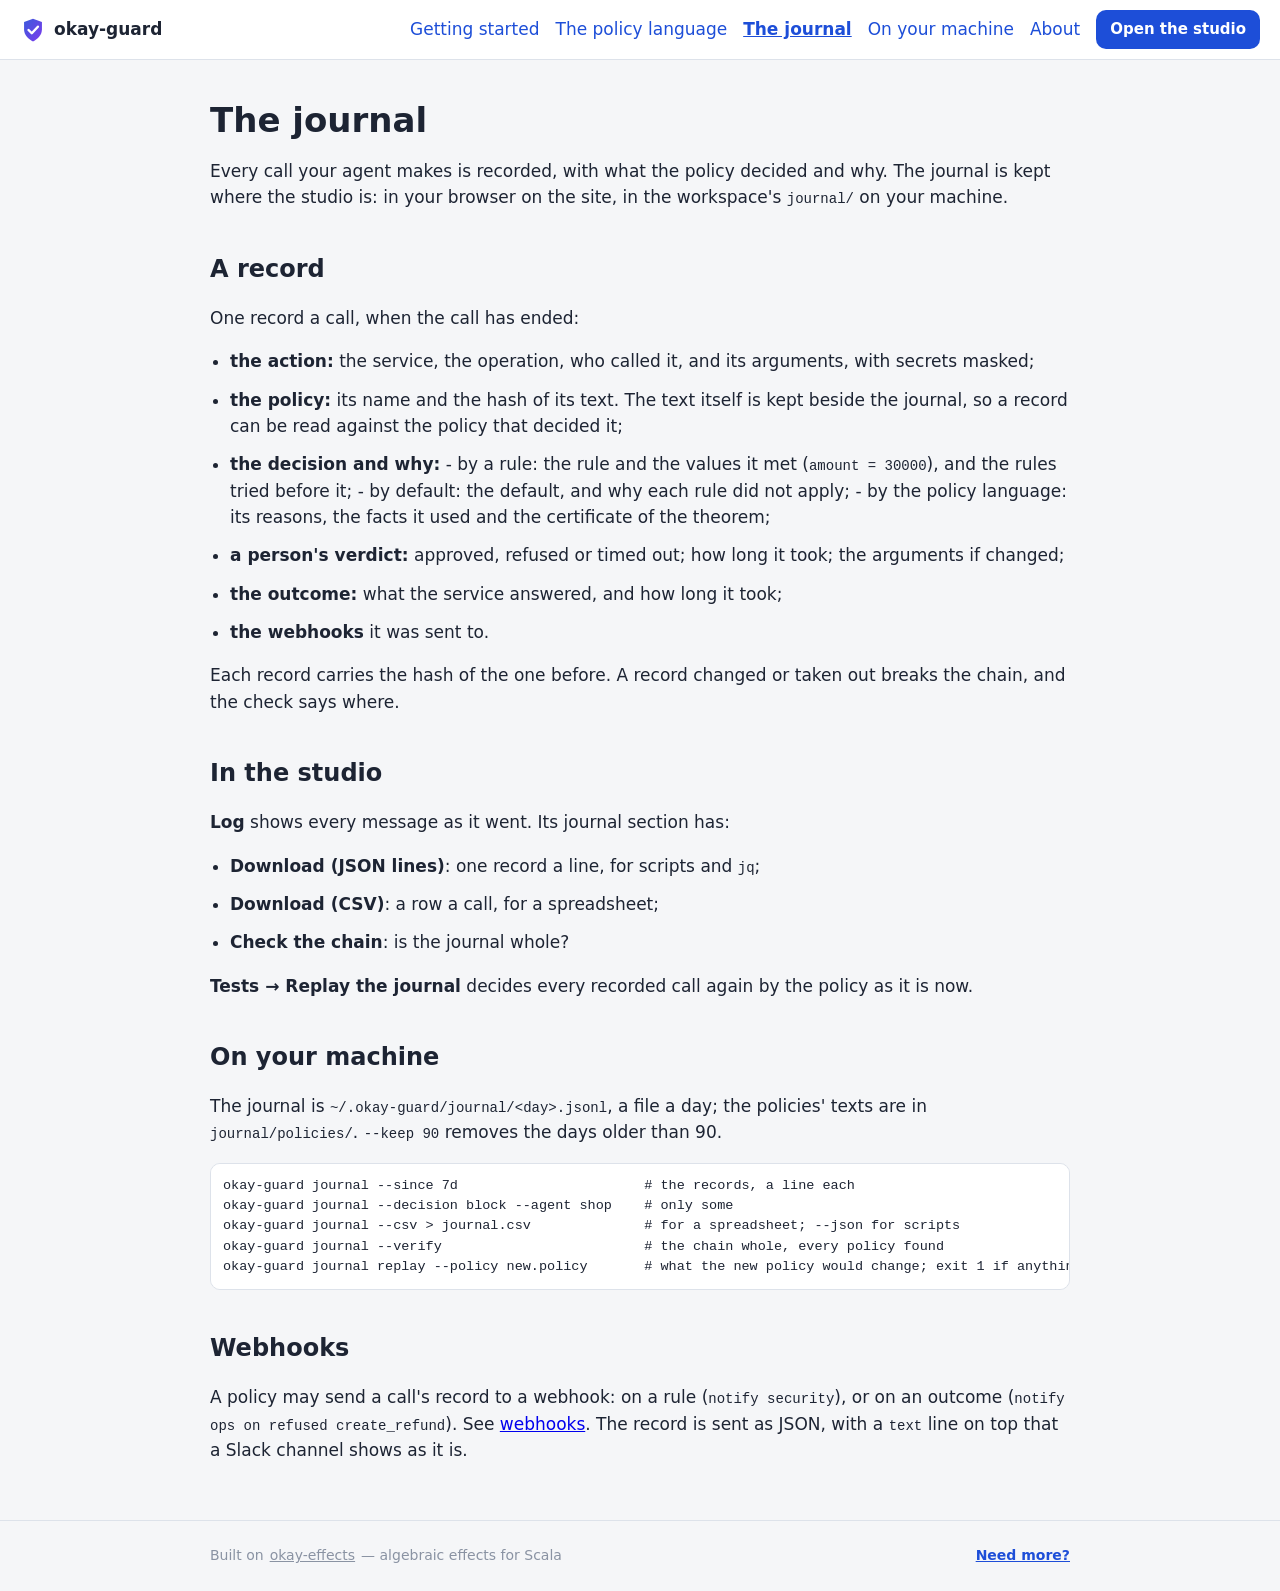
<file: docs/journal.html>
<!doctype html>
<html lang="en"><head><meta charset="utf-8"><meta name="viewport" content="width=device-width, initial-scale=1">
<title>okay-guard — The journal</title><link rel="icon" href="../logo.svg">
<link rel="stylesheet" href="../site.css"></head>
<body>
<header class="top"><a class="brand" href="../index.html"><img src="../logo.svg" alt="" width="26" height="26">okay-guard</a>
<nav><a href="start.html">Getting started</a><a href="policy.html">The policy language</a><a href="journal.html" class="here">The journal</a><a href="machine.html">On your machine</a><a href="about.html">About</a></nav>
<a class="button small" href="../app.html">Open the studio</a></header>
<main class="doc">
<h1 id="the-journal">The journal</h1>
<p>Every call your agent makes is recorded, with what the policy decided and why. The journal is kept where the studio is: in your browser on the site, in the workspace's <code>journal/</code> on your machine.</p>
<h2 id="a-record">A record</h2>
<p>One record a call, when the call has ended:</p>
<ul class="points"><li><b>the action:</b> the service, the operation, who called it, and its arguments, with secrets masked;</li><li><b>the policy:</b> its name and the hash of its text. The text itself is kept beside the journal, so a record can be read against the policy that decided it;</li><li><b>the decision and why:</b> - by a rule: the rule and the values it met (<code>amount = 30000</code>), and the rules tried before it; - by default: the default, and why each rule did not apply; - by the policy language: its reasons, the facts it used and the certificate of the theorem;</li><li><b>a person's verdict:</b> approved, refused or timed out; how long it took; the arguments if changed;</li><li><b>the outcome:</b> what the service answered, and how long it took;</li><li><b>the webhooks</b> it was sent to.</li></ul>
<p>Each record carries the hash of the one before. A record changed or taken out breaks the chain, and the check says where.</p>
<h2 id="in-the-studio">In the studio</h2>
<p><b>Log</b> shows every message as it went. Its journal section has:</p>
<ul class="points"><li><b>Download (JSON lines)</b>: one record a line, for scripts and <code>jq</code>;</li><li><b>Download (CSV)</b>: a row a call, for a spreadsheet;</li><li><b>Check the chain</b>: is the journal whole?</li></ul>
<p><b>Tests → Replay the journal</b> decides every recorded call again by the policy as it is now.</p>
<h2 id="on-your-machine">On your machine</h2>
<p>The journal is <code>~/.okay-guard/journal/&lt;day&gt;.jsonl</code>, a file a day; the policies' texts are in <code>journal/policies/</code>. <code>--keep 90</code> removes the days older than 90.</p>
<pre>okay-guard journal --since 7d                       # the records, a line each
okay-guard journal --decision block --agent shop    # only some
okay-guard journal --csv &gt; journal.csv              # for a spreadsheet; --json for scripts
okay-guard journal --verify                         # the chain whole, every policy found
okay-guard journal replay --policy new.policy       # what the new policy would change; exit 1 if anything</pre>
<h2 id="webhooks">Webhooks</h2>
<p>A policy may send a call's record to a webhook: on a rule (<code>notify security</code>), or on an outcome (<code>notify ops on refused create_refund</code>). See <a href="policy.html#webhooks">webhooks</a>. The record is sent as JSON, with a <code>text</code> line on top that a Slack channel shows as it is.</p>
</main>
<footer><div class="bar">
  Built on <a href="https://github.com/okay-effects" target="_blank" rel="noopener noreferrer">okay-effects</a> —
  algebraic effects for Scala
  <a class="more" href="https://okay-effects.github.io/#author" target="_blank" rel="noopener noreferrer">Need more?</a>
</div></footer>
</body></html>
</file>
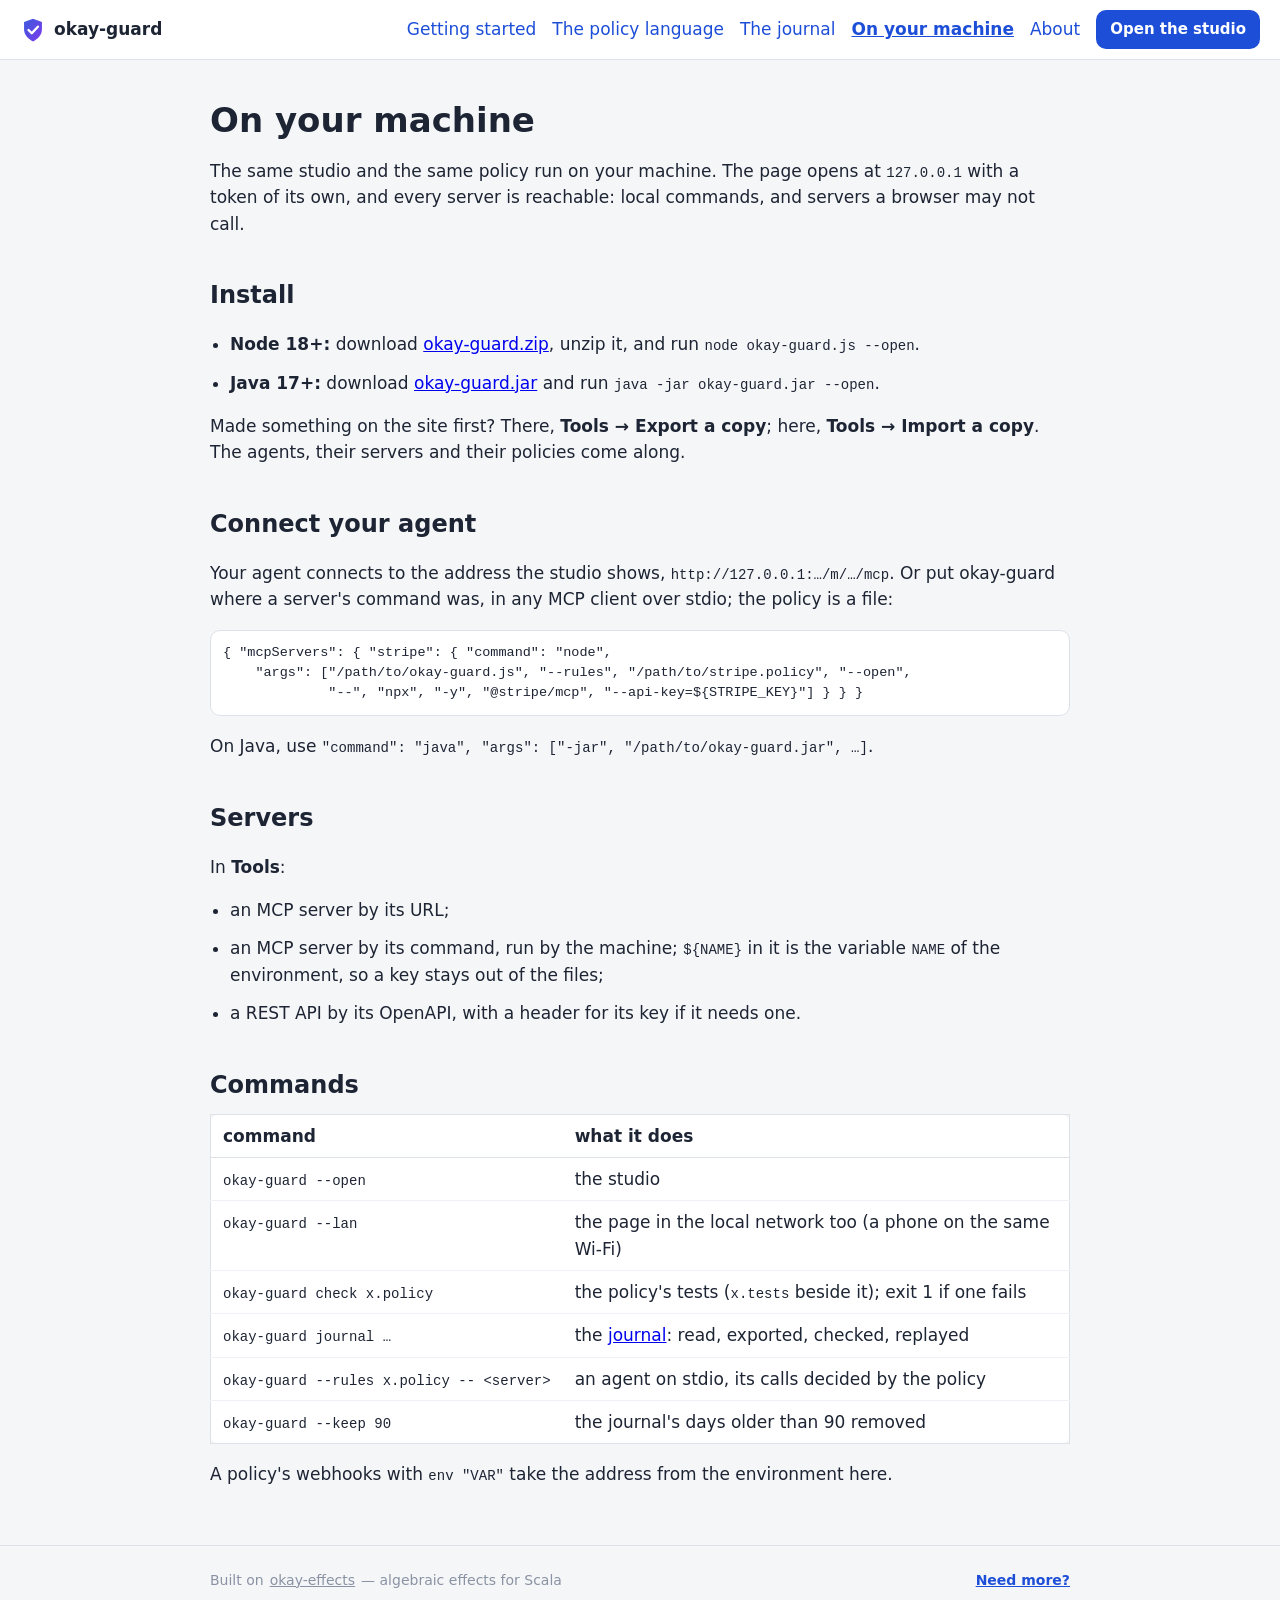
<file: docs/machine.html>
<!doctype html>
<html lang="en"><head><meta charset="utf-8"><meta name="viewport" content="width=device-width, initial-scale=1">
<title>okay-guard — On your machine</title><link rel="icon" href="../logo.svg">
<link rel="stylesheet" href="../site.css"></head>
<body>
<header class="top"><a class="brand" href="../index.html"><img src="../logo.svg" alt="" width="26" height="26">okay-guard</a>
<nav><a href="start.html">Getting started</a><a href="policy.html">The policy language</a><a href="journal.html">The journal</a><a href="machine.html" class="here">On your machine</a><a href="about.html">About</a></nav>
<a class="button small" href="../app.html">Open the studio</a></header>
<main class="doc">
<h1 id="on-your-machine">On your machine</h1>
<p>The same studio and the same policy run on your machine. The page opens at <code>127.0.0.1</code> with a token of its own, and every server is reachable: local commands, and servers a browser may not call.</p>
<h2 id="install">Install</h2>
<ul class="points"><li><b>Node 18+:</b> download <a href="https://okay-effects.github.io/okay-guard/download/okay-guard.zip">okay-guard.zip</a>, unzip it, and run <code>node okay-guard.js --open</code>.</li><li><b>Java 17+:</b> download <a href="https://okay-effects.github.io/okay-guard/download/okay-guard.jar">okay-guard.jar</a> and run <code>java -jar okay-guard.jar --open</code>.</li></ul>
<p>Made something on the site first? There, <b>Tools → Export a copy</b>; here, <b>Tools → Import a copy</b>. The agents, their servers and their policies come along.</p>
<h2 id="connect-your-agent">Connect your agent</h2>
<p>Your agent connects to the address the studio shows, <code>http://127.0.0.1:…/m/…/mcp</code>. Or put okay-guard where a server's command was, in any MCP client over stdio; the policy is a file:</p>
<pre>{ &quot;mcpServers&quot;: { &quot;stripe&quot;: { &quot;command&quot;: &quot;node&quot;,
    &quot;args&quot;: [&quot;/path/to/okay-guard.js&quot;, &quot;--rules&quot;, &quot;/path/to/stripe.policy&quot;, &quot;--open&quot;,
             &quot;--&quot;, &quot;npx&quot;, &quot;-y&quot;, &quot;@stripe/mcp&quot;, &quot;--api-key=${STRIPE_KEY}&quot;] } } }</pre>
<p>On Java, use <code>&quot;command&quot;: &quot;java&quot;, &quot;args&quot;: [&quot;-jar&quot;, &quot;/path/to/okay-guard.jar&quot;, …]</code>.</p>
<h2 id="servers">Servers</h2>
<p>In <b>Tools</b>:</p>
<ul class="points"><li>an MCP server by its URL;</li><li>an MCP server by its command, run by the machine; <code>${NAME}</code> in it is the variable <code>NAME</code> of the environment, so a key stays out of the files;</li><li>a REST API by its OpenAPI, with a header for its key if it needs one.</li></ul>
<h2 id="commands">Commands</h2>
<table class="ref"><tr><th>command</th><th>what it does</th></tr><tr><td><code>okay-guard --open</code></td><td>the studio</td></tr><tr><td><code>okay-guard --lan</code></td><td>the page in the local network too (a phone on the same Wi-Fi)</td></tr><tr><td><code>okay-guard check x.policy</code></td><td>the policy's tests (<code>x.tests</code> beside it); exit 1 if one fails</td></tr><tr><td><code>okay-guard journal …</code></td><td>the <a href="journal.html">journal</a>: read, exported, checked, replayed</td></tr><tr><td><code>okay-guard --rules x.policy -- &lt;server&gt;</code></td><td>an agent on stdio, its calls decided by the policy</td></tr><tr><td><code>okay-guard --keep 90</code></td><td>the journal's days older than 90 removed</td></tr></table>
<p>A policy's webhooks with <code>env &quot;VAR&quot;</code> take the address from the environment here.</p>
</main>
<footer><div class="bar">
  Built on <a href="https://github.com/okay-effects" target="_blank" rel="noopener noreferrer">okay-effects</a> —
  algebraic effects for Scala
  <a class="more" href="https://okay-effects.github.io/#author" target="_blank" rel="noopener noreferrer">Need more?</a>
</div></footer>
</body></html>
</file>
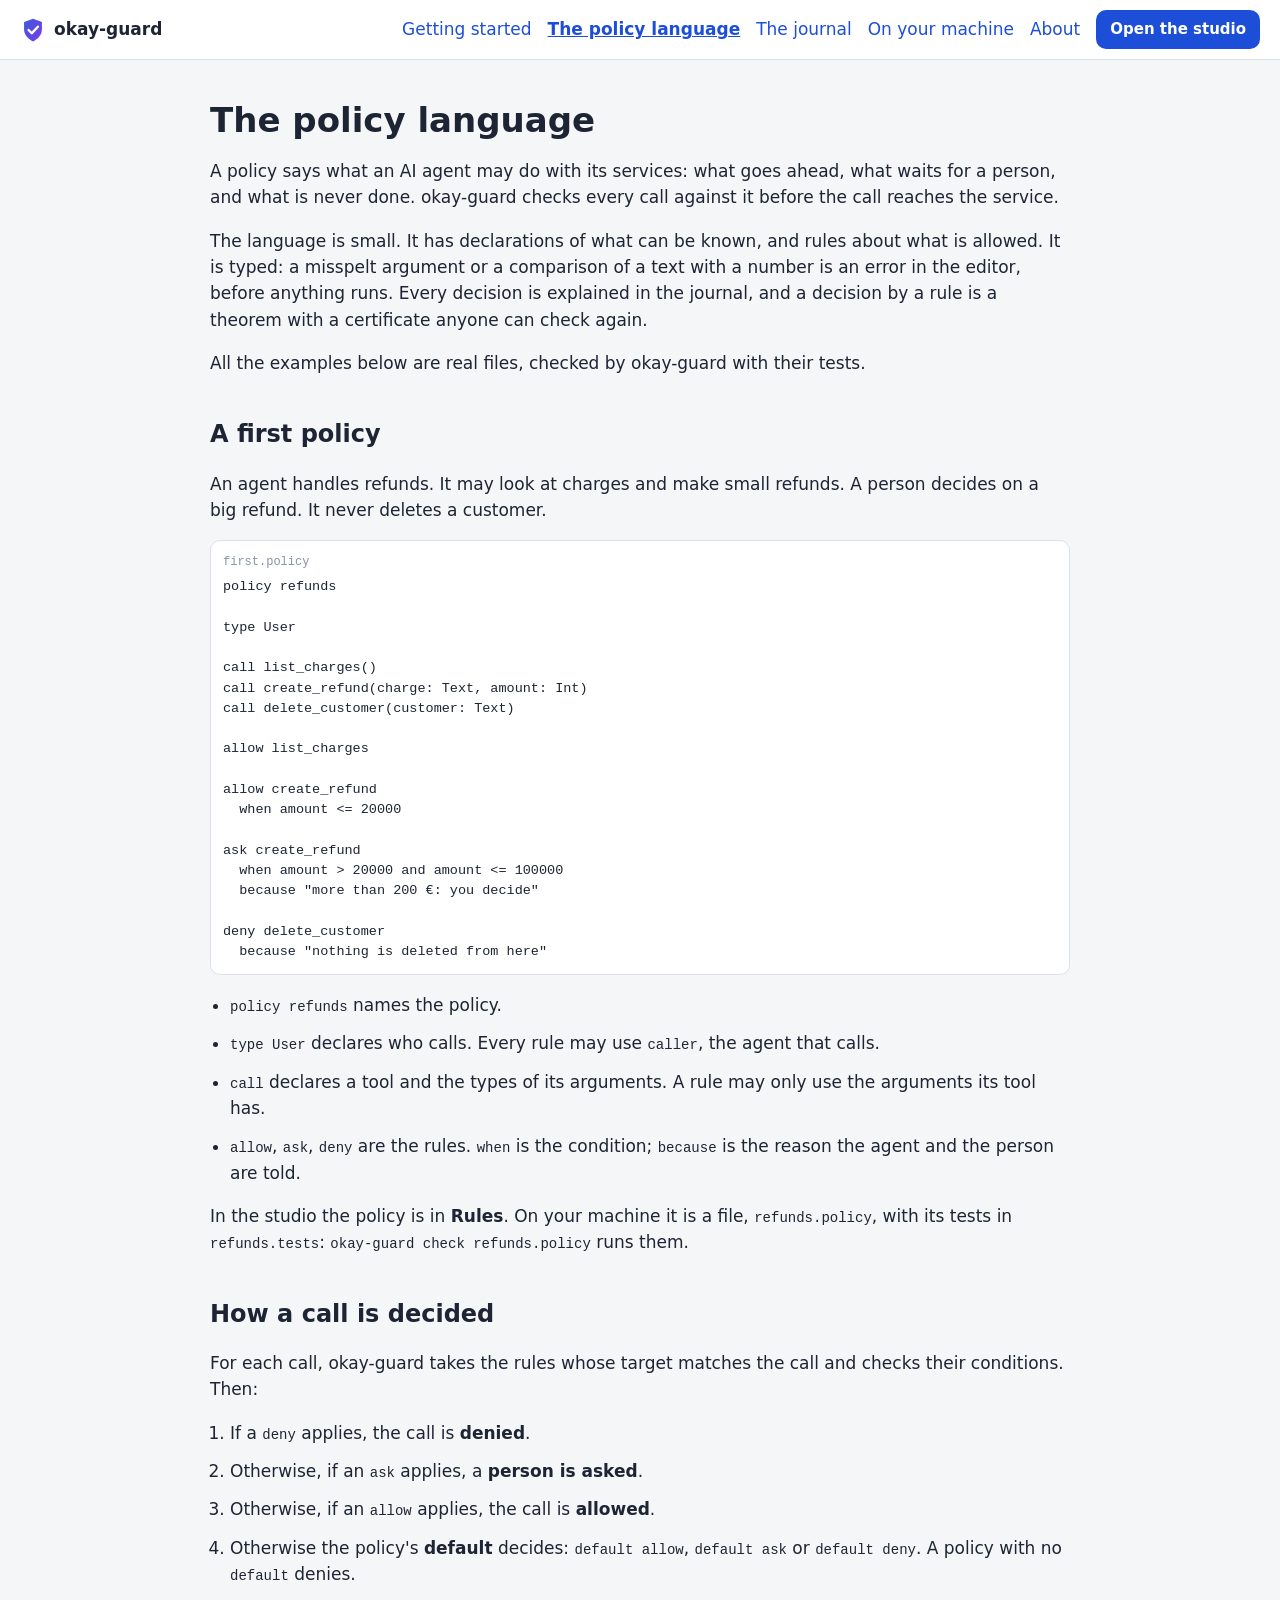
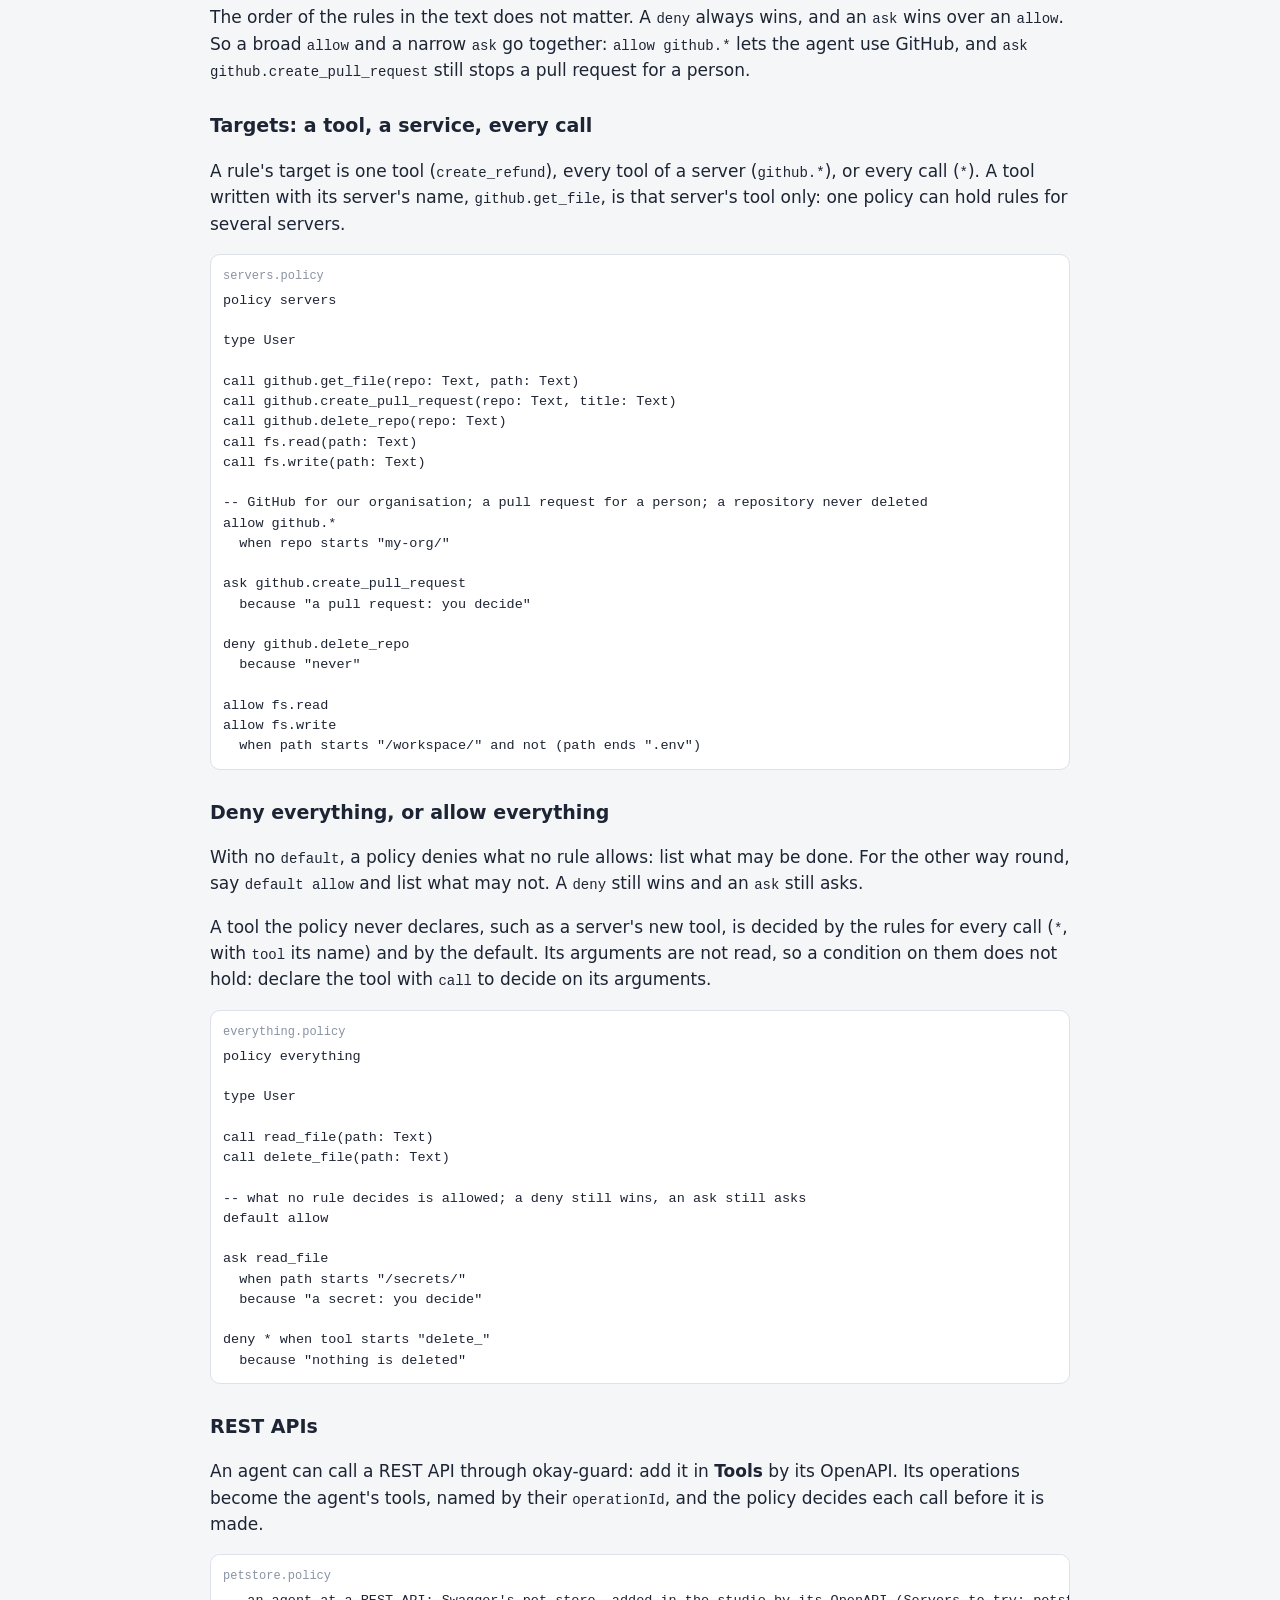
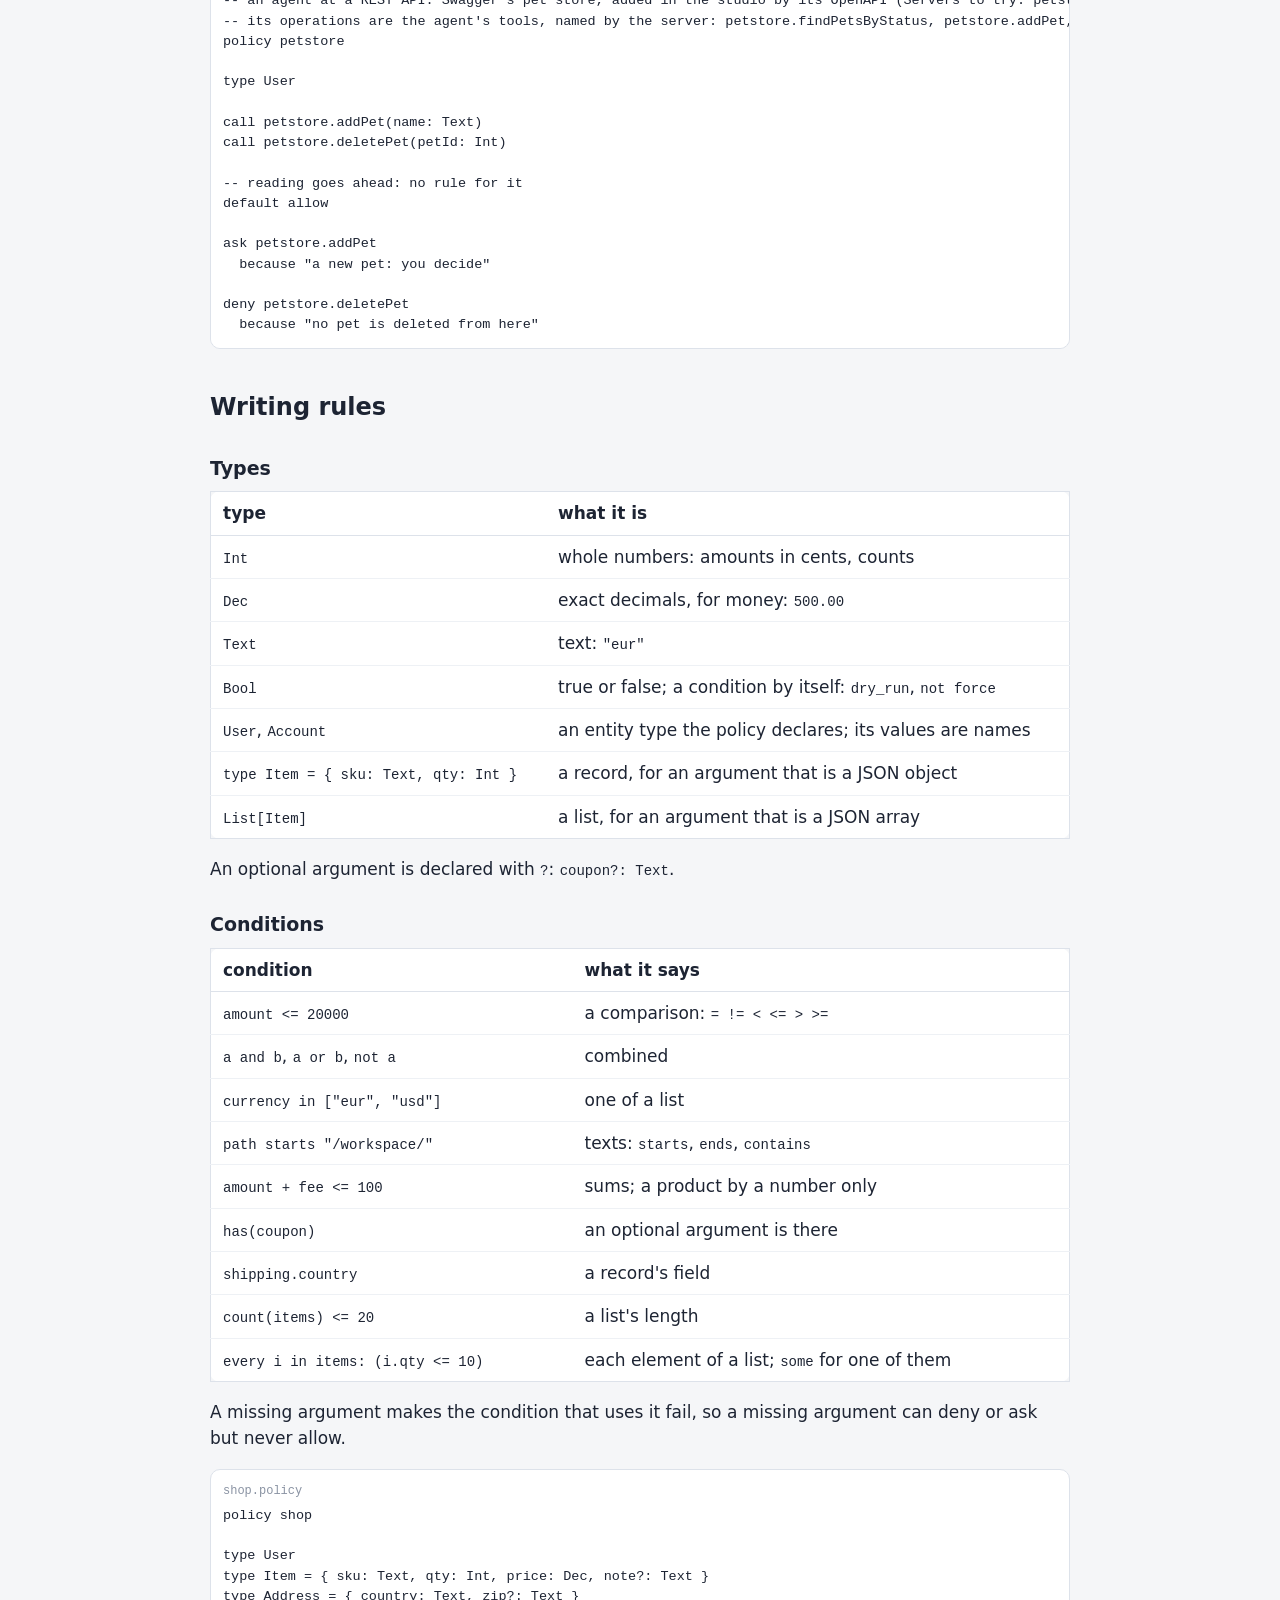
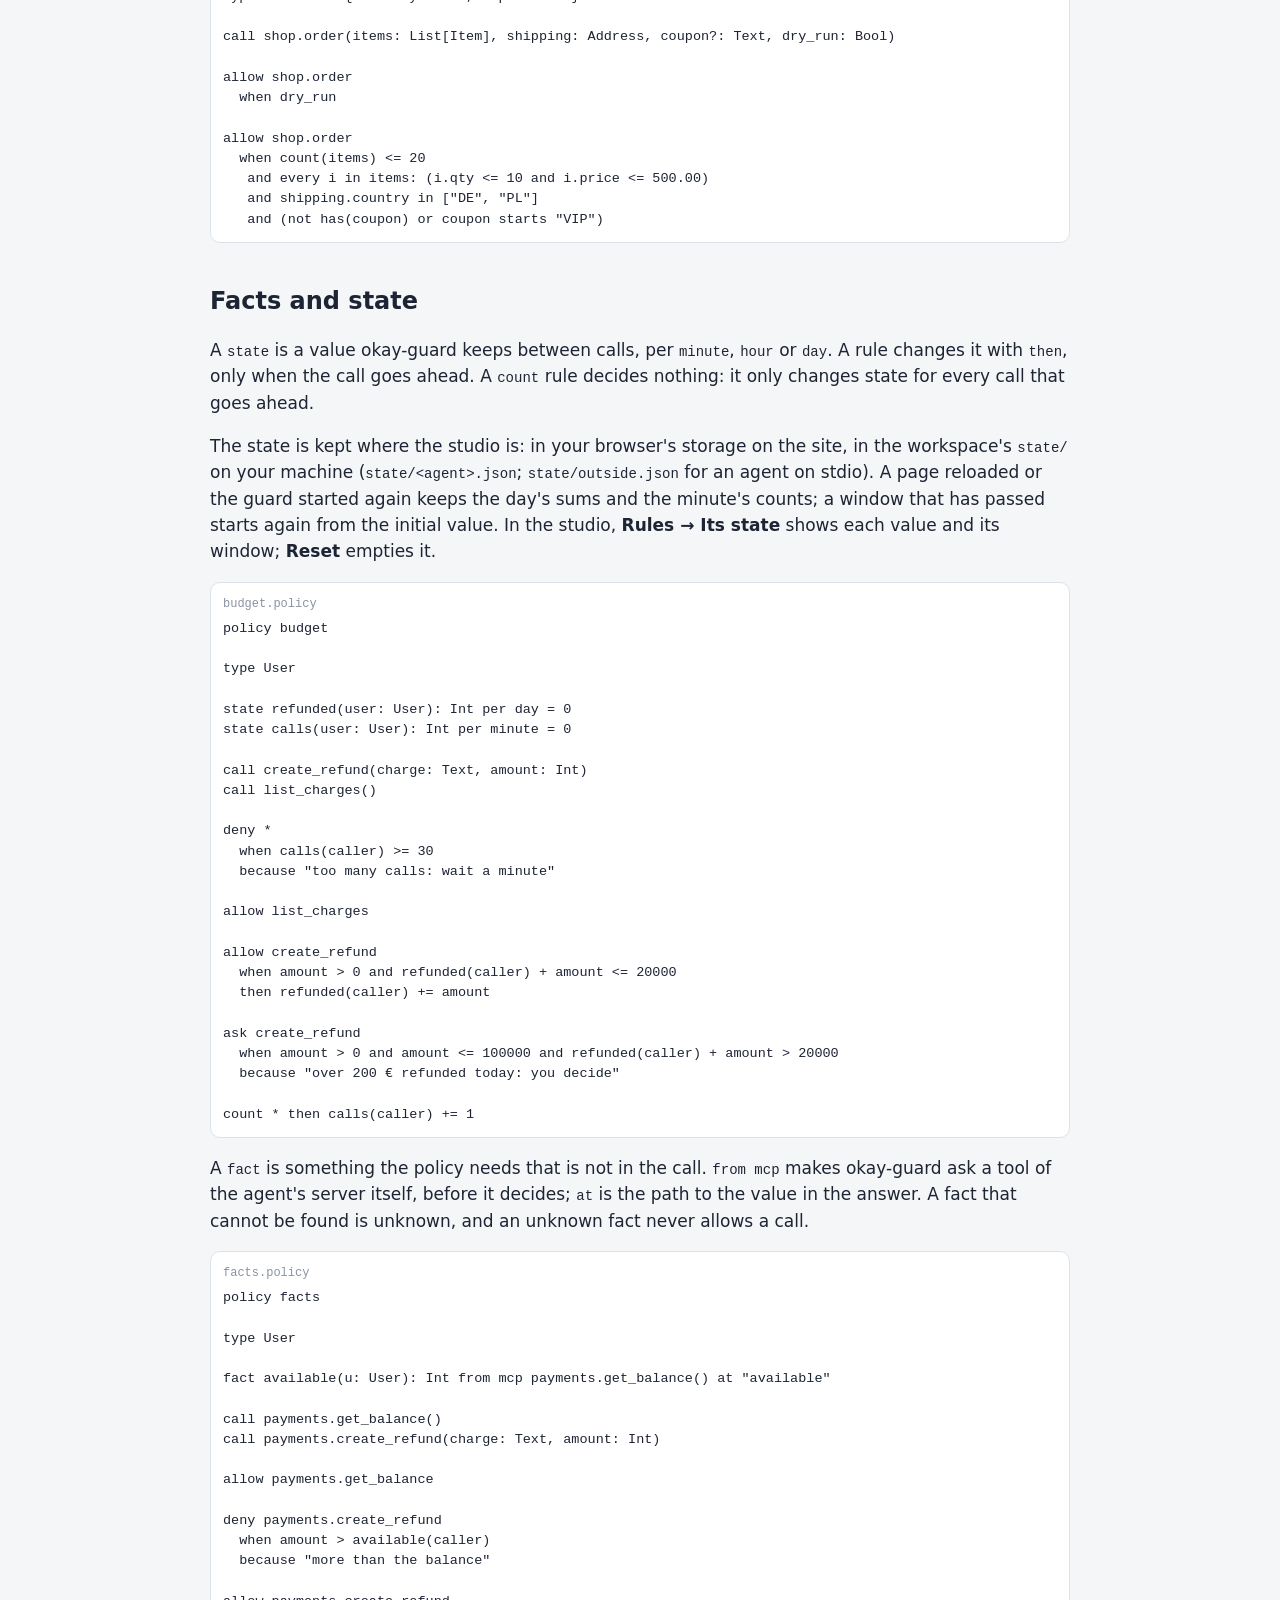
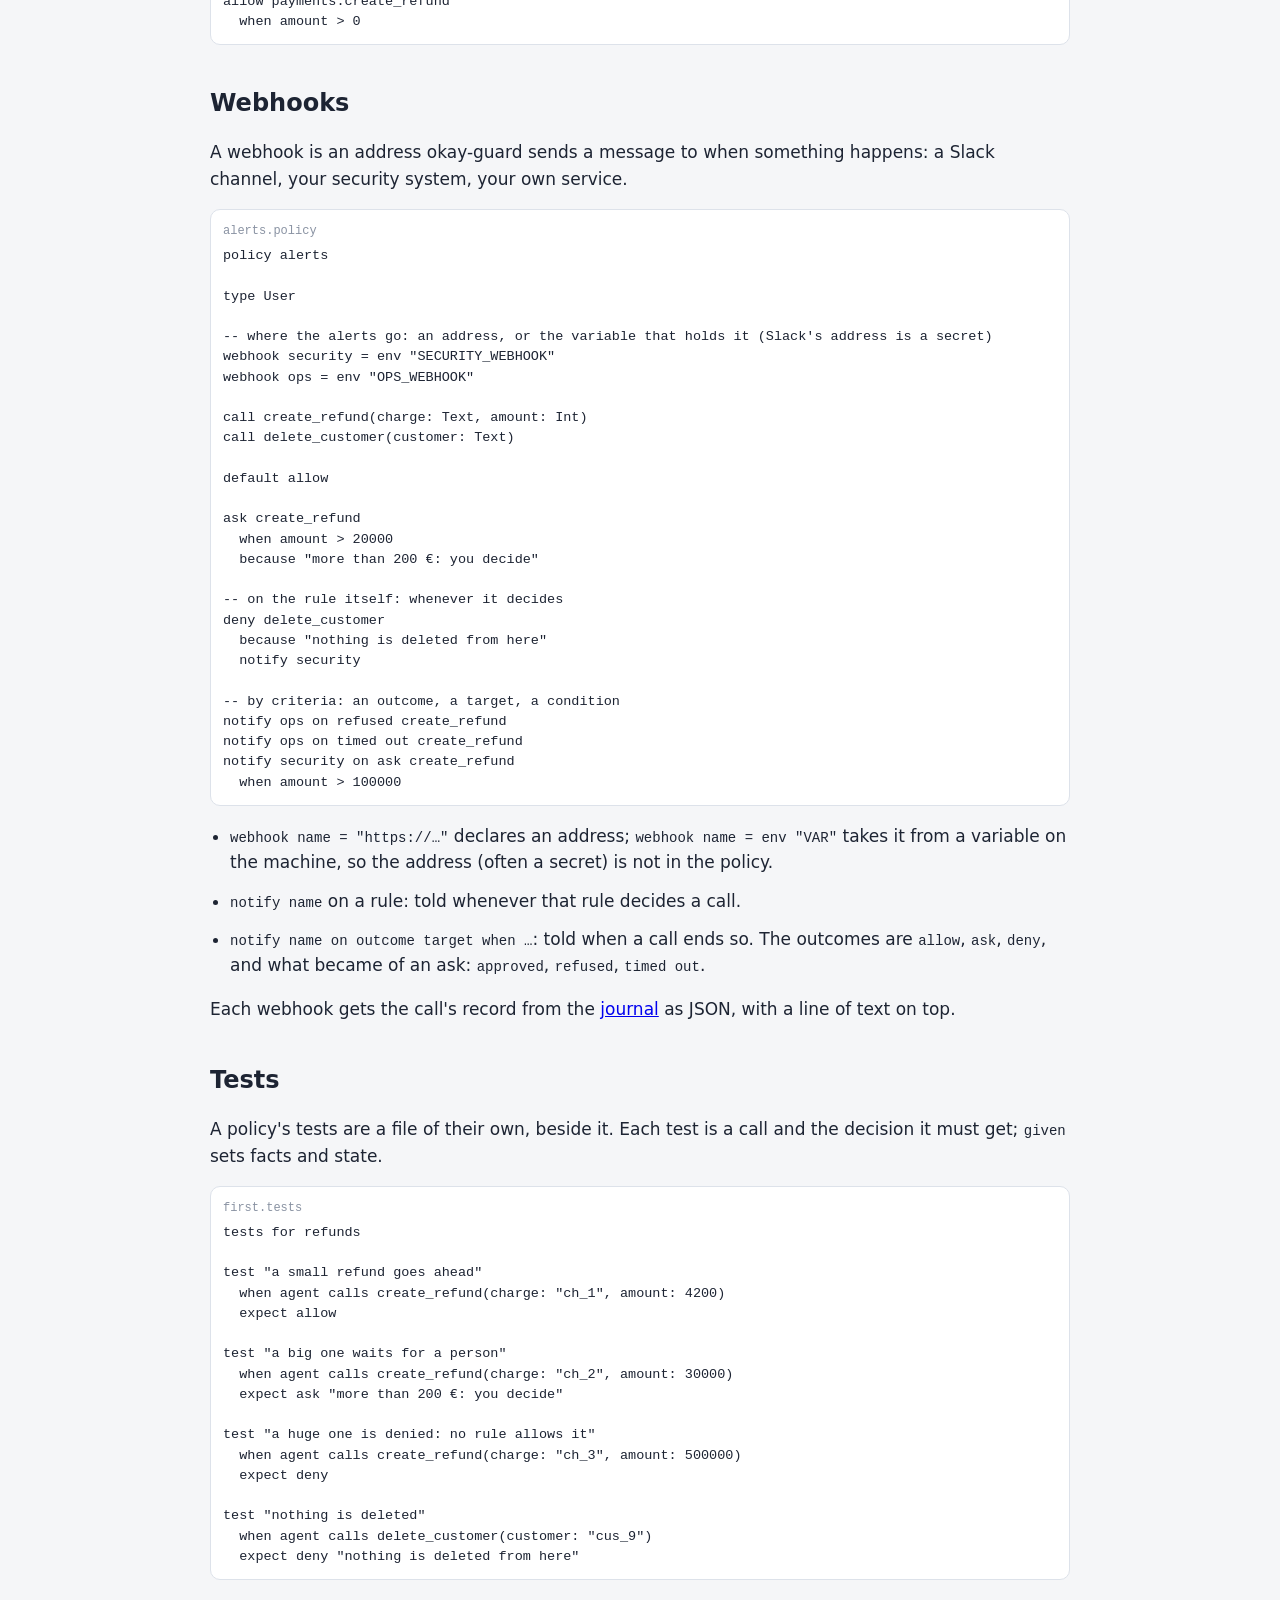
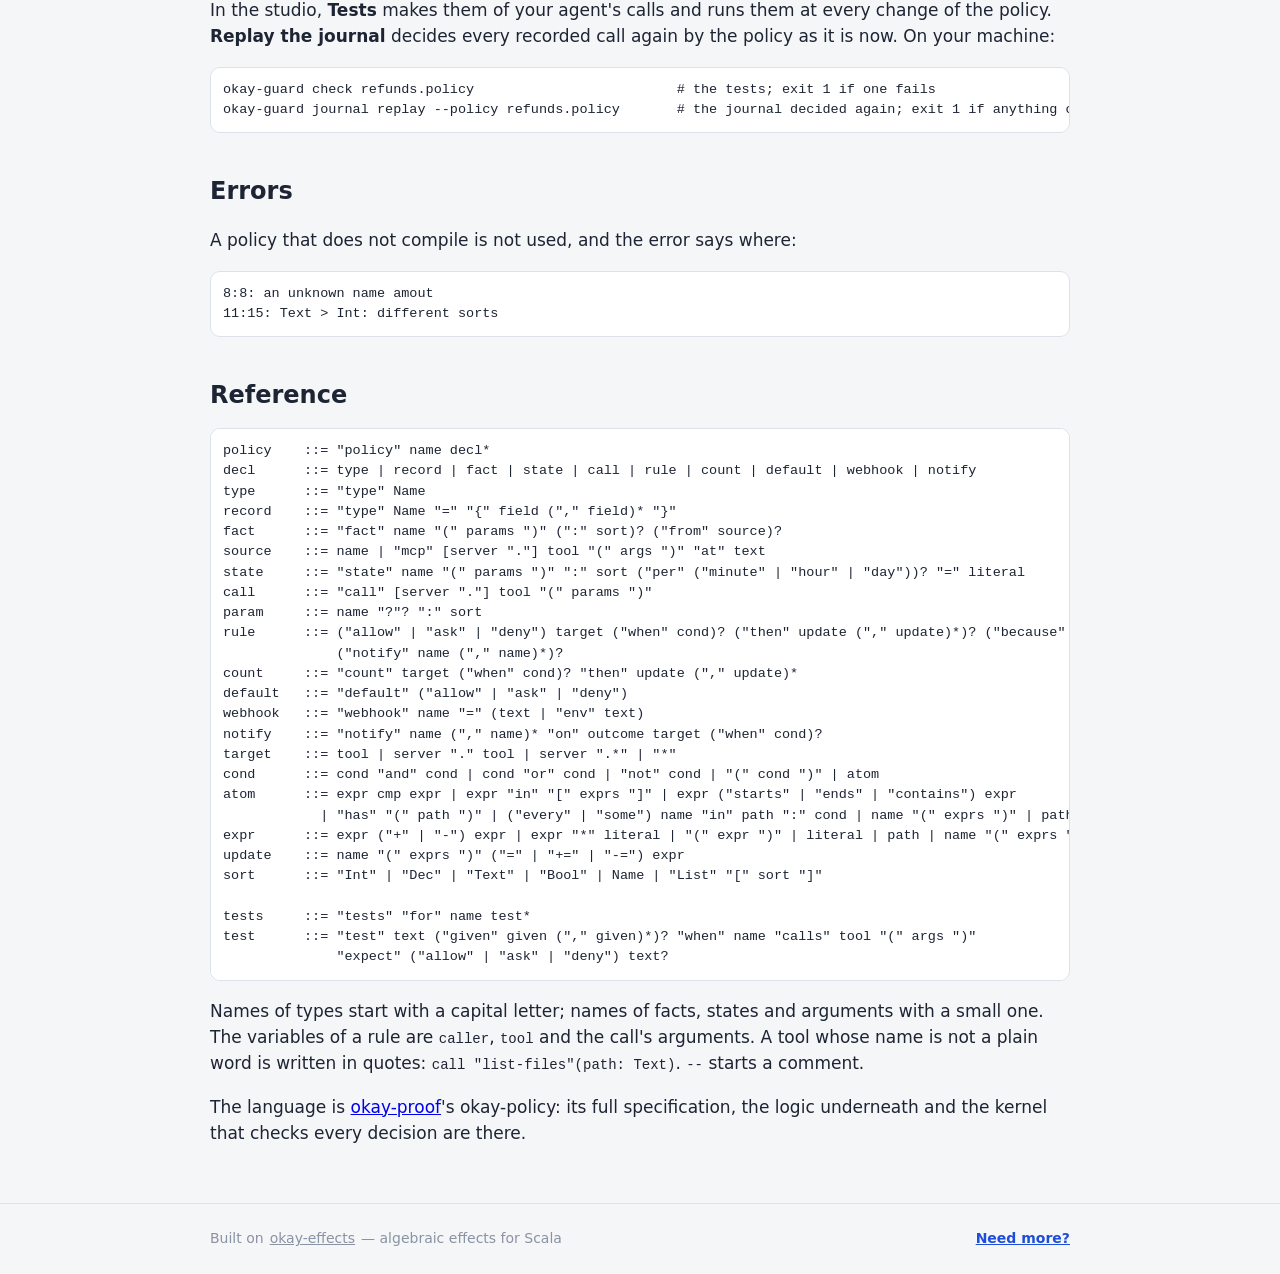
<file: docs/policy.html>
<!doctype html>
<html lang="en"><head><meta charset="utf-8"><meta name="viewport" content="width=device-width, initial-scale=1">
<title>okay-guard — The policy language</title><link rel="icon" href="../logo.svg">
<link rel="stylesheet" href="../site.css"></head>
<body>
<header class="top"><a class="brand" href="../index.html"><img src="../logo.svg" alt="" width="26" height="26">okay-guard</a>
<nav><a href="start.html">Getting started</a><a href="policy.html" class="here">The policy language</a><a href="journal.html">The journal</a><a href="machine.html">On your machine</a><a href="about.html">About</a></nav>
<a class="button small" href="../app.html">Open the studio</a></header>
<main class="doc">
<h1 id="the-policy-language">The policy language</h1>
<p>A policy says what an AI agent may do with its services: what goes ahead, what waits for a person, and what is never done. okay-guard checks every call against it before the call reaches the service.</p>
<p>The language is small. It has declarations of what can be known, and rules about what is allowed. It is typed: a misspelt argument or a comparison of a text with a number is an error in the editor, before anything runs. Every decision is explained in the journal, and a decision by a rule is a theorem with a certificate anyone can check again.</p>
<p>All the examples below are real files, checked by okay-guard with their tests.</p>
<h2 id="a-first-policy">A first policy</h2>
<p>An agent handles refunds. It may look at charges and make small refunds. A person decides on a big refund. It never deletes a customer.</p>
<pre><span class="file">first.policy</span>policy refunds

type User

call list_charges()
call create_refund(charge: Text, amount: Int)
call delete_customer(customer: Text)

allow list_charges

allow create_refund
  when amount &lt;= 20000

ask create_refund
  when amount &gt; 20000 and amount &lt;= 100000
  because &quot;more than 200 €: you decide&quot;

deny delete_customer
  because &quot;nothing is deleted from here&quot;</pre>
<ul class="points"><li><code>policy refunds</code> names the policy.</li><li><code>type User</code> declares who calls. Every rule may use <code>caller</code>, the agent that calls.</li><li><code>call</code> declares a tool and the types of its arguments. A rule may only use the arguments its tool has.</li><li><code>allow</code>, <code>ask</code>, <code>deny</code> are the rules. <code>when</code> is the condition; <code>because</code> is the reason the agent and the person are told.</li></ul>
<p>In the studio the policy is in <b>Rules</b>. On your machine it is a file, <code>refunds.policy</code>, with its tests in <code>refunds.tests</code>: <code>okay-guard check refunds.policy</code> runs them.</p>
<h2 id="how-a-call-is-decided">How a call is decided</h2>
<p>For each call, okay-guard takes the rules whose target matches the call and checks their conditions. Then:</p>
<ol class="points"><li>If a <code>deny</code> applies, the call is <b>denied</b>.</li><li>Otherwise, if an <code>ask</code> applies, a <b>person is asked</b>.</li><li>Otherwise, if an <code>allow</code> applies, the call is <b>allowed</b>.</li><li>Otherwise the policy's <b>default</b> decides: <code>default allow</code>, <code>default ask</code> or <code>default deny</code>. A policy with no <code>default</code> denies.</li></ol>
<p>The order of the rules in the text does not matter. A <code>deny</code> always wins, and an <code>ask</code> wins over an <code>allow</code>. So a broad <code>allow</code> and a narrow <code>ask</code> go together: <code>allow github.*</code> lets the agent use GitHub, and <code>ask github.create_pull_request</code> still stops a pull request for a person.</p>
<h3 id="targets-a-tool-a-service-every-call">Targets: a tool, a service, every call</h3>
<p>A rule's target is one tool (<code>create_refund</code>), every tool of a server (<code>github.*</code>), or every call (<code>*</code>). A tool written with its server's name, <code>github.get_file</code>, is that server's tool only: one policy can hold rules for several servers.</p>
<pre><span class="file">servers.policy</span>policy servers

type User

call github.get_file(repo: Text, path: Text)
call github.create_pull_request(repo: Text, title: Text)
call github.delete_repo(repo: Text)
call fs.read(path: Text)
call fs.write(path: Text)

-- GitHub for our organisation; a pull request for a person; a repository never deleted
allow github.*
  when repo starts &quot;my-org/&quot;

ask github.create_pull_request
  because &quot;a pull request: you decide&quot;

deny github.delete_repo
  because &quot;never&quot;

allow fs.read
allow fs.write
  when path starts &quot;/workspace/&quot; and not (path ends &quot;.env&quot;)</pre>
<h3 id="deny-everything-or-allow-everything">Deny everything, or allow everything</h3>
<p>With no <code>default</code>, a policy denies what no rule allows: list what may be done. For the other way round, say <code>default allow</code> and list what may not. A <code>deny</code> still wins and an <code>ask</code> still asks.</p>
<p>A tool the policy never declares, such as a server's new tool, is decided by the rules for every call (<code>*</code>, with <code>tool</code> its name) and by the default. Its arguments are not read, so a condition on them does not hold: declare the tool with <code>call</code> to decide on its arguments.</p>
<pre><span class="file">everything.policy</span>policy everything

type User

call read_file(path: Text)
call delete_file(path: Text)

-- what no rule decides is allowed; a deny still wins, an ask still asks
default allow

ask read_file
  when path starts &quot;/secrets/&quot;
  because &quot;a secret: you decide&quot;

deny * when tool starts &quot;delete_&quot;
  because &quot;nothing is deleted&quot;</pre>
<h3 id="rest-apis">REST APIs</h3>
<p>An agent can call a REST API through okay-guard: add it in <b>Tools</b> by its OpenAPI. Its operations become the agent's tools, named by their <code>operationId</code>, and the policy decides each call before it is made.</p>
<pre><span class="file">petstore.policy</span>-- an agent at a REST API: Swagger's pet store, added in the studio by its OpenAPI (Servers to try: petstore);
-- its operations are the agent's tools, named by the server: petstore.findPetsByStatus, petstore.addPet, …
policy petstore

type User

call petstore.addPet(name: Text)
call petstore.deletePet(petId: Int)

-- reading goes ahead: no rule for it
default allow

ask petstore.addPet
  because &quot;a new pet: you decide&quot;

deny petstore.deletePet
  because &quot;no pet is deleted from here&quot;</pre>
<h2 id="writing-rules">Writing rules</h2>
<h3 id="types">Types</h3>
<table class="ref"><tr><th>type</th><th>what it is</th></tr><tr><td><code>Int</code></td><td>whole numbers: amounts in cents, counts</td></tr><tr><td><code>Dec</code></td><td>exact decimals, for money: <code>500.00</code></td></tr><tr><td><code>Text</code></td><td>text: <code>&quot;eur&quot;</code></td></tr><tr><td><code>Bool</code></td><td>true or false; a condition by itself: <code>dry_run</code>, <code>not force</code></td></tr><tr><td><code>User</code>, <code>Account</code></td><td>an entity type the policy declares; its values are names</td></tr><tr><td><code>type Item = { sku: Text, qty: Int }</code></td><td>a record, for an argument that is a JSON object</td></tr><tr><td><code>List[Item]</code></td><td>a list, for an argument that is a JSON array</td></tr></table>
<p>An optional argument is declared with <code>?</code>: <code>coupon?: Text</code>.</p>
<h3 id="conditions">Conditions</h3>
<table class="ref"><tr><th>condition</th><th>what it says</th></tr><tr><td><code>amount &lt;= 20000</code></td><td>a comparison: <code>= != &lt; &lt;= &gt; &gt;=</code></td></tr><tr><td><code>a and b</code>, <code>a or b</code>, <code>not a</code></td><td>combined</td></tr><tr><td><code>currency in [&quot;eur&quot;, &quot;usd&quot;]</code></td><td>one of a list</td></tr><tr><td><code>path starts &quot;/workspace/&quot;</code></td><td>texts: <code>starts</code>, <code>ends</code>, <code>contains</code></td></tr><tr><td><code>amount + fee &lt;= 100</code></td><td>sums; a product by a number only</td></tr><tr><td><code>has(coupon)</code></td><td>an optional argument is there</td></tr><tr><td><code>shipping.country</code></td><td>a record's field</td></tr><tr><td><code>count(items) &lt;= 20</code></td><td>a list's length</td></tr><tr><td><code>every i in items: (i.qty &lt;= 10)</code></td><td>each element of a list; <code>some</code> for one of them</td></tr></table>
<p>A missing argument makes the condition that uses it fail, so a missing argument can deny or ask but never allow.</p>
<pre><span class="file">shop.policy</span>policy shop

type User
type Item = { sku: Text, qty: Int, price: Dec, note?: Text }
type Address = { country: Text, zip?: Text }

call shop.order(items: List[Item], shipping: Address, coupon?: Text, dry_run: Bool)

allow shop.order
  when dry_run

allow shop.order
  when count(items) &lt;= 20
   and every i in items: (i.qty &lt;= 10 and i.price &lt;= 500.00)
   and shipping.country in [&quot;DE&quot;, &quot;PL&quot;]
   and (not has(coupon) or coupon starts &quot;VIP&quot;)</pre>
<h2 id="facts-and-state">Facts and state</h2>
<p>A <code>state</code> is a value okay-guard keeps between calls, per <code>minute</code>, <code>hour</code> or <code>day</code>. A rule changes it with <code>then</code>, only when the call goes ahead. A <code>count</code> rule decides nothing: it only changes state for every call that goes ahead.</p>
<p>The state is kept where the studio is: in your browser's storage on the site, in the workspace's <code>state/</code> on your machine (<code>state/&lt;agent&gt;.json</code>; <code>state/outside.json</code> for an agent on stdio). A page reloaded or the guard started again keeps the day's sums and the minute's counts; a window that has passed starts again from the initial value. In the studio, <b>Rules → Its state</b> shows each value and its window; <b>Reset</b> empties it.</p>
<pre><span class="file">budget.policy</span>policy budget

type User

state refunded(user: User): Int per day = 0
state calls(user: User): Int per minute = 0

call create_refund(charge: Text, amount: Int)
call list_charges()

deny *
  when calls(caller) &gt;= 30
  because &quot;too many calls: wait a minute&quot;

allow list_charges

allow create_refund
  when amount &gt; 0 and refunded(caller) + amount &lt;= 20000
  then refunded(caller) += amount

ask create_refund
  when amount &gt; 0 and amount &lt;= 100000 and refunded(caller) + amount &gt; 20000
  because &quot;over 200 € refunded today: you decide&quot;

count * then calls(caller) += 1</pre>
<p>A <code>fact</code> is something the policy needs that is not in the call. <code>from mcp</code> makes okay-guard ask a tool of the agent's server itself, before it decides; <code>at</code> is the path to the value in the answer. A fact that cannot be found is unknown, and an unknown fact never allows a call.</p>
<pre><span class="file">facts.policy</span>policy facts

type User

fact available(u: User): Int from mcp payments.get_balance() at &quot;available&quot;

call payments.get_balance()
call payments.create_refund(charge: Text, amount: Int)

allow payments.get_balance

deny payments.create_refund
  when amount &gt; available(caller)
  because &quot;more than the balance&quot;

allow payments.create_refund
  when amount &gt; 0</pre>
<h2 id="webhooks">Webhooks</h2>
<p>A webhook is an address okay-guard sends a message to when something happens: a Slack channel, your security system, your own service.</p>
<pre><span class="file">alerts.policy</span>policy alerts

type User

-- where the alerts go: an address, or the variable that holds it (Slack's address is a secret)
webhook security = env &quot;SECURITY_WEBHOOK&quot;
webhook ops = env &quot;OPS_WEBHOOK&quot;

call create_refund(charge: Text, amount: Int)
call delete_customer(customer: Text)

default allow

ask create_refund
  when amount &gt; 20000
  because &quot;more than 200 €: you decide&quot;

-- on the rule itself: whenever it decides
deny delete_customer
  because &quot;nothing is deleted from here&quot;
  notify security

-- by criteria: an outcome, a target, a condition
notify ops on refused create_refund
notify ops on timed out create_refund
notify security on ask create_refund
  when amount &gt; 100000</pre>
<ul class="points"><li><code>webhook name = &quot;https://…&quot;</code> declares an address; <code>webhook name = env &quot;VAR&quot;</code> takes it from a variable on the machine, so the address (often a secret) is not in the policy.</li><li><code>notify name</code> on a rule: told whenever that rule decides a call.</li><li><code>notify name on outcome target when …</code>: told when a call ends so. The outcomes are <code>allow</code>, <code>ask</code>, <code>deny</code>, and what became of an ask: <code>approved</code>, <code>refused</code>, <code>timed out</code>.</li></ul>
<p>Each webhook gets the call's record from the <a href="journal.html">journal</a> as JSON, with a line of text on top.</p>
<h2 id="tests">Tests</h2>
<p>A policy's tests are a file of their own, beside it. Each test is a call and the decision it must get; <code>given</code> sets facts and state.</p>
<pre><span class="file">first.tests</span>tests for refunds

test &quot;a small refund goes ahead&quot;
  when agent calls create_refund(charge: &quot;ch_1&quot;, amount: 4200)
  expect allow

test &quot;a big one waits for a person&quot;
  when agent calls create_refund(charge: &quot;ch_2&quot;, amount: 30000)
  expect ask &quot;more than 200 €: you decide&quot;

test &quot;a huge one is denied: no rule allows it&quot;
  when agent calls create_refund(charge: &quot;ch_3&quot;, amount: 500000)
  expect deny

test &quot;nothing is deleted&quot;
  when agent calls delete_customer(customer: &quot;cus_9&quot;)
  expect deny &quot;nothing is deleted from here&quot;</pre>
<p>In the studio, <b>Tests</b> makes them of your agent's calls and runs them at every change of the policy. <b>Replay the journal</b> decides every recorded call again by the policy as it is now. On your machine:</p>
<pre>okay-guard check refunds.policy                         # the tests; exit 1 if one fails
okay-guard journal replay --policy refunds.policy       # the journal decided again; exit 1 if anything changes</pre>
<h2 id="errors">Errors</h2>
<p>A policy that does not compile is not used, and the error says where:</p>
<pre>8:8: an unknown name amout
11:15: Text &gt; Int: different sorts</pre>
<h2 id="reference">Reference</h2>
<pre>policy    ::= &quot;policy&quot; name decl*
decl      ::= type | record | fact | state | call | rule | count | default | webhook | notify
type      ::= &quot;type&quot; Name
record    ::= &quot;type&quot; Name &quot;=&quot; &quot;{&quot; field (&quot;,&quot; field)* &quot;}&quot;
fact      ::= &quot;fact&quot; name &quot;(&quot; params &quot;)&quot; (&quot;:&quot; sort)? (&quot;from&quot; source)?
source    ::= name | &quot;mcp&quot; [server &quot;.&quot;] tool &quot;(&quot; args &quot;)&quot; &quot;at&quot; text
state     ::= &quot;state&quot; name &quot;(&quot; params &quot;)&quot; &quot;:&quot; sort (&quot;per&quot; (&quot;minute&quot; | &quot;hour&quot; | &quot;day&quot;))? &quot;=&quot; literal
call      ::= &quot;call&quot; [server &quot;.&quot;] tool &quot;(&quot; params &quot;)&quot;
param     ::= name &quot;?&quot;? &quot;:&quot; sort
rule      ::= (&quot;allow&quot; | &quot;ask&quot; | &quot;deny&quot;) target (&quot;when&quot; cond)? (&quot;then&quot; update (&quot;,&quot; update)*)? (&quot;because&quot; text)?
              (&quot;notify&quot; name (&quot;,&quot; name)*)?
count     ::= &quot;count&quot; target (&quot;when&quot; cond)? &quot;then&quot; update (&quot;,&quot; update)*
default   ::= &quot;default&quot; (&quot;allow&quot; | &quot;ask&quot; | &quot;deny&quot;)
webhook   ::= &quot;webhook&quot; name &quot;=&quot; (text | &quot;env&quot; text)
notify    ::= &quot;notify&quot; name (&quot;,&quot; name)* &quot;on&quot; outcome target (&quot;when&quot; cond)?
target    ::= tool | server &quot;.&quot; tool | server &quot;.*&quot; | &quot;*&quot;
cond      ::= cond &quot;and&quot; cond | cond &quot;or&quot; cond | &quot;not&quot; cond | &quot;(&quot; cond &quot;)&quot; | atom
atom      ::= expr cmp expr | expr &quot;in&quot; &quot;[&quot; exprs &quot;]&quot; | expr (&quot;starts&quot; | &quot;ends&quot; | &quot;contains&quot;) expr
            | &quot;has&quot; &quot;(&quot; path &quot;)&quot; | (&quot;every&quot; | &quot;some&quot;) name &quot;in&quot; path &quot;:&quot; cond | name &quot;(&quot; exprs &quot;)&quot; | path
expr      ::= expr (&quot;+&quot; | &quot;-&quot;) expr | expr &quot;*&quot; literal | &quot;(&quot; expr &quot;)&quot; | literal | path | name &quot;(&quot; exprs &quot;)&quot;
update    ::= name &quot;(&quot; exprs &quot;)&quot; (&quot;=&quot; | &quot;+=&quot; | &quot;-=&quot;) expr
sort      ::= &quot;Int&quot; | &quot;Dec&quot; | &quot;Text&quot; | &quot;Bool&quot; | Name | &quot;List&quot; &quot;[&quot; sort &quot;]&quot;

tests     ::= &quot;tests&quot; &quot;for&quot; name test*
test      ::= &quot;test&quot; text (&quot;given&quot; given (&quot;,&quot; given)*)? &quot;when&quot; name &quot;calls&quot; tool &quot;(&quot; args &quot;)&quot;
              &quot;expect&quot; (&quot;allow&quot; | &quot;ask&quot; | &quot;deny&quot;) text?</pre>
<p>Names of types start with a capital letter; names of facts, states and arguments with a small one. The variables of a rule are <code>caller</code>, <code>tool</code> and the call's arguments. A tool whose name is not a plain word is written in quotes: <code>call &quot;list-files&quot;(path: Text)</code>. <code>--</code> starts a comment.</p>
<p>The language is <a href="https://github.com/okay-effects/okay-proof">okay-proof</a>'s okay-policy: its full specification, the logic underneath and the kernel that checks every decision are there.</p>
</main>
<footer><div class="bar">
  Built on <a href="https://github.com/okay-effects" target="_blank" rel="noopener noreferrer">okay-effects</a> —
  algebraic effects for Scala
  <a class="more" href="https://okay-effects.github.io/#author" target="_blank" rel="noopener noreferrer">Need more?</a>
</div></footer>
</body></html>
</file>
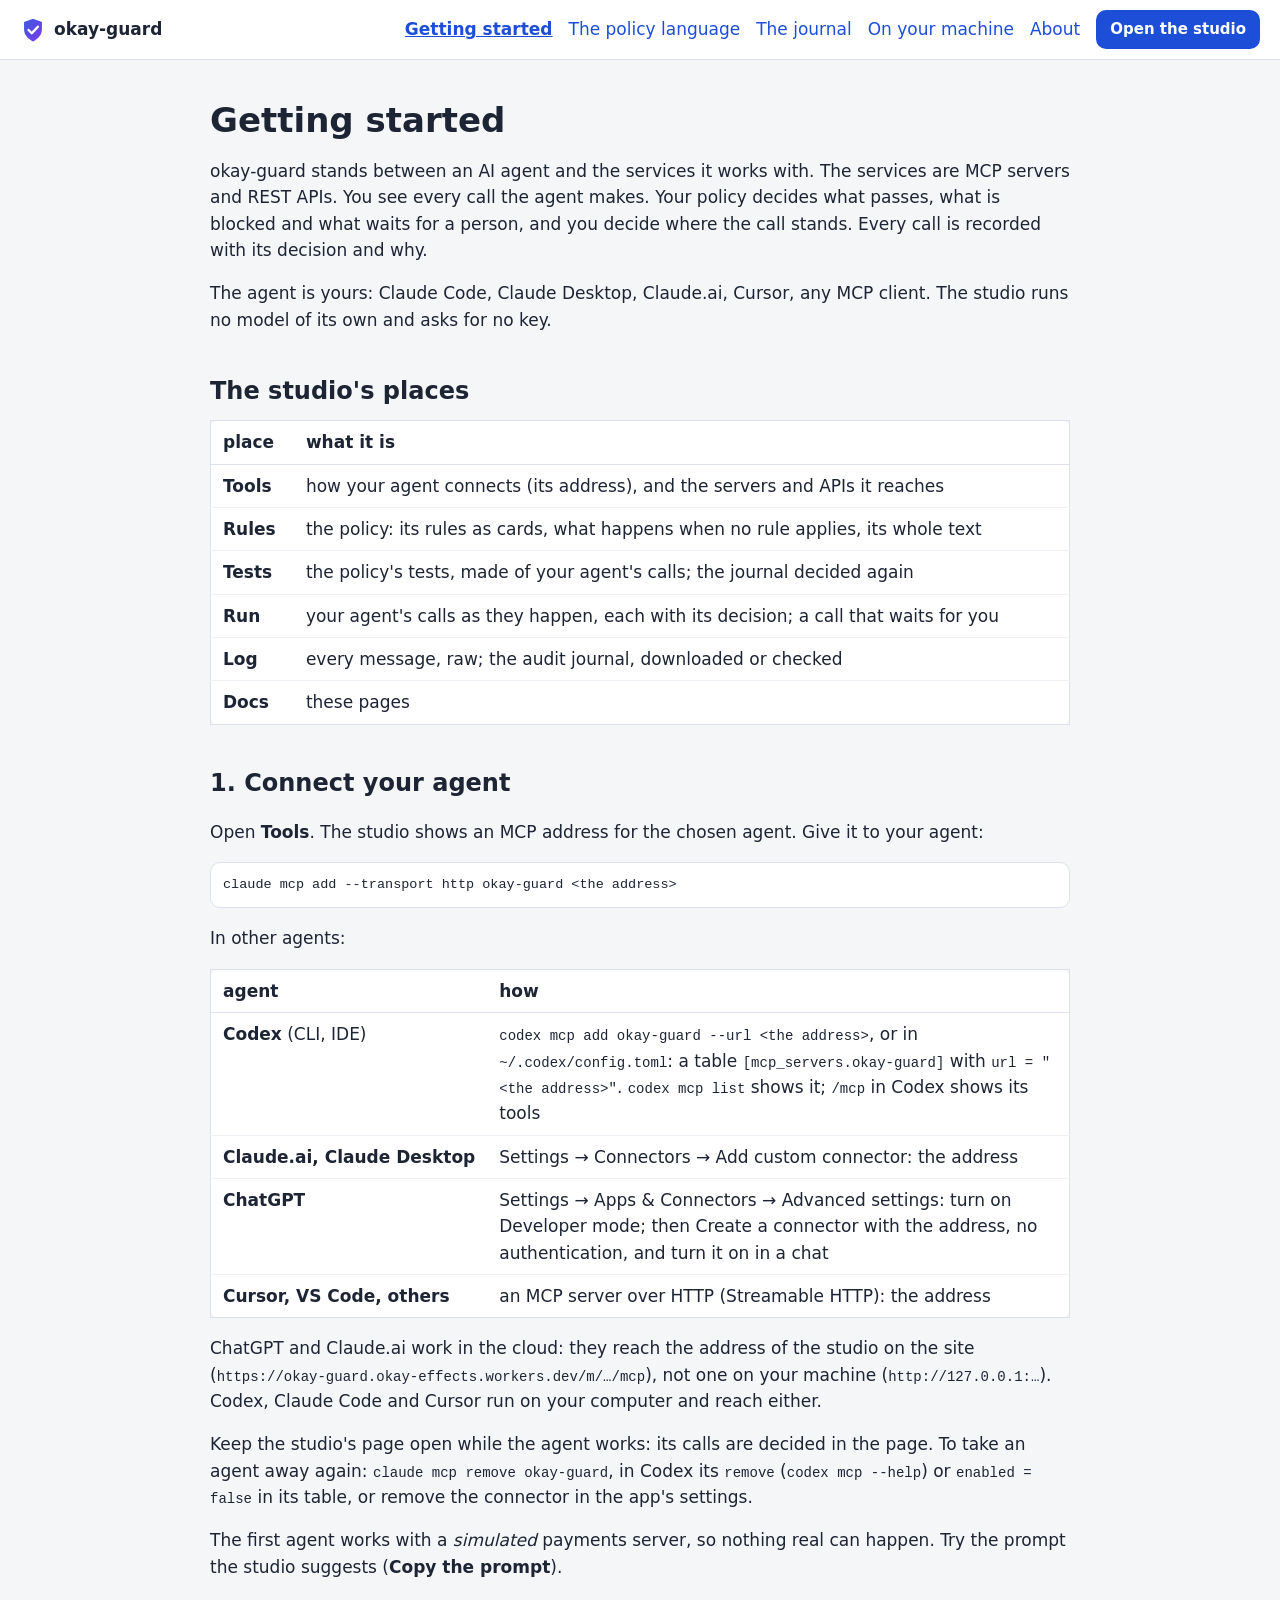
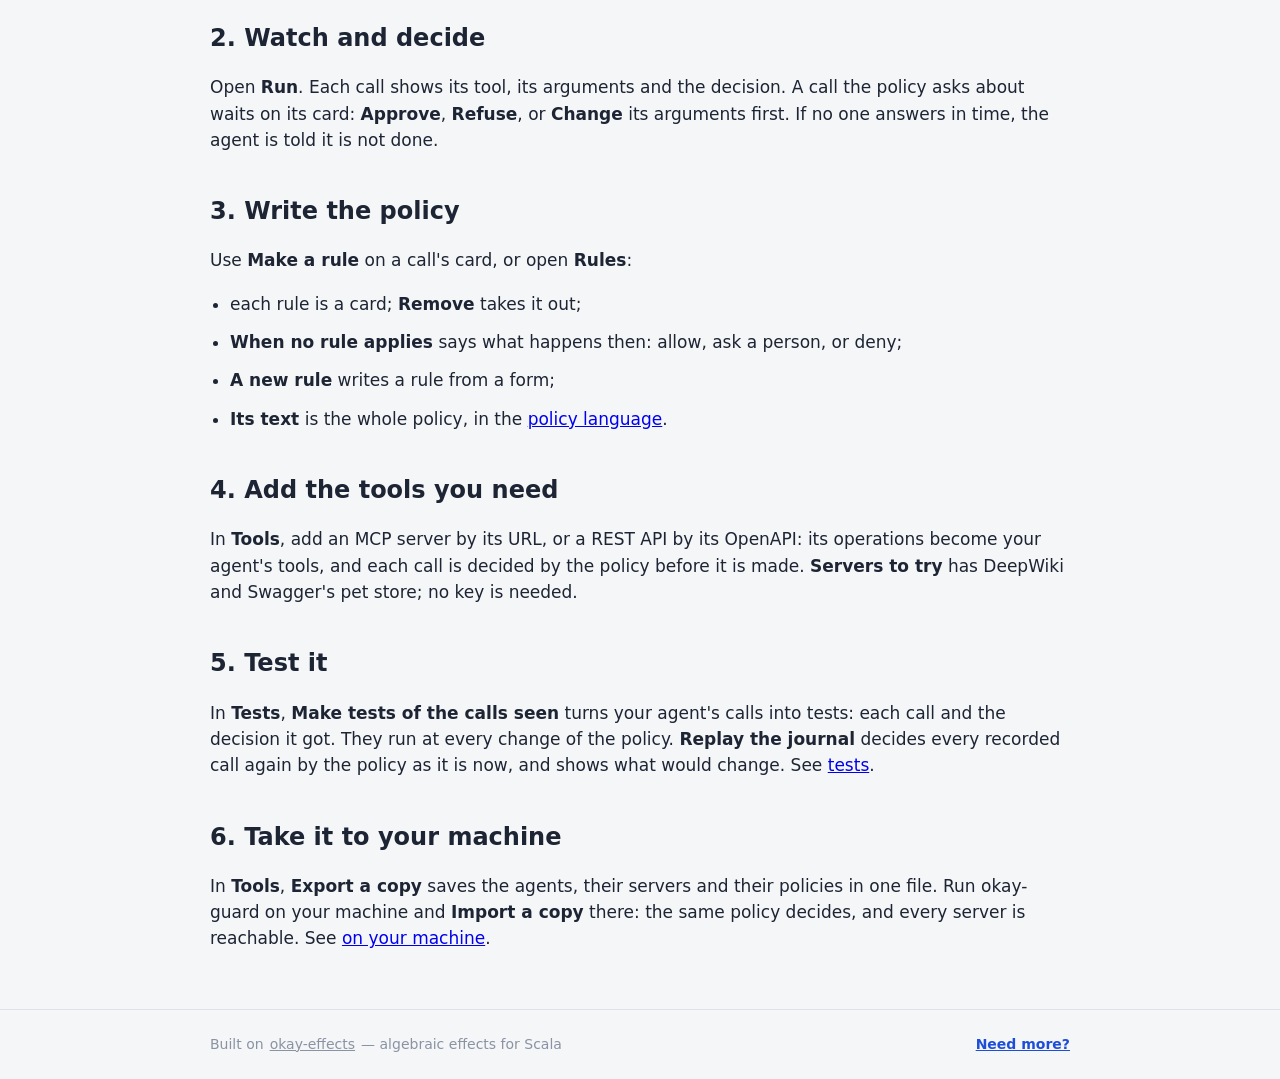
<file: docs/start.html>
<!doctype html>
<html lang="en"><head><meta charset="utf-8"><meta name="viewport" content="width=device-width, initial-scale=1">
<title>okay-guard — Getting started</title><link rel="icon" href="../logo.svg">
<link rel="stylesheet" href="../site.css"></head>
<body>
<header class="top"><a class="brand" href="../index.html"><img src="../logo.svg" alt="" width="26" height="26">okay-guard</a>
<nav><a href="start.html" class="here">Getting started</a><a href="policy.html">The policy language</a><a href="journal.html">The journal</a><a href="machine.html">On your machine</a><a href="about.html">About</a></nav>
<a class="button small" href="../app.html">Open the studio</a></header>
<main class="doc">
<h1 id="getting-started">Getting started</h1>
<p>okay-guard stands between an AI agent and the services it works with. The services are MCP servers and REST APIs. You see every call the agent makes. Your policy decides what passes, what is blocked and what waits for a person, and you decide where the call stands. Every call is recorded with its decision and why.</p>
<p>The agent is yours: Claude Code, Claude Desktop, Claude.ai, Cursor, any MCP client. The studio runs no model of its own and asks for no key.</p>
<h2 id="the-studio-s-places">The studio's places</h2>
<table class="ref"><tr><th>place</th><th>what it is</th></tr><tr><td><b>Tools</b></td><td>how your agent connects (its address), and the servers and APIs it reaches</td></tr><tr><td><b>Rules</b></td><td>the policy: its rules as cards, what happens when no rule applies, its whole text</td></tr><tr><td><b>Tests</b></td><td>the policy's tests, made of your agent's calls; the journal decided again</td></tr><tr><td><b>Run</b></td><td>your agent's calls as they happen, each with its decision; a call that waits for you</td></tr><tr><td><b>Log</b></td><td>every message, raw; the audit journal, downloaded or checked</td></tr><tr><td><b>Docs</b></td><td>these pages</td></tr></table>
<h2 id="1-connect-your-agent">1. Connect your agent</h2>
<p>Open <b>Tools</b>. The studio shows an MCP address for the chosen agent. Give it to your agent:</p>
<pre>claude mcp add --transport http okay-guard &lt;the address&gt;</pre>
<p>In other agents:</p>
<table class="ref"><tr><th>agent</th><th>how</th></tr><tr><td><b>Codex</b> (CLI, IDE)</td><td><code>codex mcp add okay-guard --url &lt;the address&gt;</code>, or in <code>~/.codex/config.toml</code>: a table <code>[mcp_servers.okay-guard]</code> with <code>url = &quot;&lt;the address&gt;&quot;</code>. <code>codex mcp list</code> shows it; <code>/mcp</code> in Codex shows its tools</td></tr><tr><td><b>Claude.ai, Claude Desktop</b></td><td>Settings → Connectors → Add custom connector: the address</td></tr><tr><td><b>ChatGPT</b></td><td>Settings → Apps &amp; Connectors → Advanced settings: turn on Developer mode; then Create a connector with the address, no authentication, and turn it on in a chat</td></tr><tr><td><b>Cursor, VS Code, others</b></td><td>an MCP server over HTTP (Streamable HTTP): the address</td></tr></table>
<p>ChatGPT and Claude.ai work in the cloud: they reach the address of the studio on the site (<code>https://okay-guard.okay-effects.workers.dev/m/…/mcp</code>), not one on your machine (<code>http://127.0.0.1:…</code>). Codex, Claude Code and Cursor run on your computer and reach either.</p>
<p>Keep the studio's page open while the agent works: its calls are decided in the page. To take an agent away again: <code>claude mcp remove okay-guard</code>, in Codex its <code>remove</code> (<code>codex mcp --help</code>) or <code>enabled = false</code> in its table, or remove the connector in the app's settings.</p>
<p>The first agent works with a <i>simulated</i> payments server, so nothing real can happen. Try the prompt the studio suggests (<b>Copy the prompt</b>).</p>
<h2 id="2-watch-and-decide">2. Watch and decide</h2>
<p>Open <b>Run</b>. Each call shows its tool, its arguments and the decision. A call the policy asks about waits on its card: <b>Approve</b>, <b>Refuse</b>, or <b>Change</b> its arguments first. If no one answers in time, the agent is told it is not done.</p>
<h2 id="3-write-the-policy">3. Write the policy</h2>
<p>Use <b>Make a rule</b> on a call's card, or open <b>Rules</b>:</p>
<ul class="points"><li>each rule is a card; <b>Remove</b> takes it out;</li><li><b>When no rule applies</b> says what happens then: allow, ask a person, or deny;</li><li><b>A new rule</b> writes a rule from a form;</li><li><b>Its text</b> is the whole policy, in the <a href="policy.html">policy language</a>.</li></ul>
<h2 id="4-add-the-tools-you-need">4. Add the tools you need</h2>
<p>In <b>Tools</b>, add an MCP server by its URL, or a REST API by its OpenAPI: its operations become your agent's tools, and each call is decided by the policy before it is made. <b>Servers to try</b> has DeepWiki and Swagger's pet store; no key is needed.</p>
<h2 id="5-test-it">5. Test it</h2>
<p>In <b>Tests</b>, <b>Make tests of the calls seen</b> turns your agent's calls into tests: each call and the decision it got. They run at every change of the policy. <b>Replay the journal</b> decides every recorded call again by the policy as it is now, and shows what would change. See <a href="policy.html#tests">tests</a>.</p>
<h2 id="6-take-it-to-your-machine">6. Take it to your machine</h2>
<p>In <b>Tools</b>, <b>Export a copy</b> saves the agents, their servers and their policies in one file. Run okay-guard on your machine and <b>Import a copy</b> there: the same policy decides, and every server is reachable. See <a href="machine.html">on your machine</a>.</p>
</main>
<footer><div class="bar">
  Built on <a href="https://github.com/okay-effects" target="_blank" rel="noopener noreferrer">okay-effects</a> —
  algebraic effects for Scala
  <a class="more" href="https://okay-effects.github.io/#author" target="_blank" rel="noopener noreferrer">Need more?</a>
</div></footer>
</body></html>
</file>
<file: site.css>
body{margin:0;font:17px/1.55 system-ui,sans-serif;color:#1d2433;background:#f5f6f8}
.top{display:flex;align-items:center;gap:16px;padding:10px 20px;background:#fff;border-bottom:1px solid #dde2ea;
position:sticky;top:0;z-index:1;flex-wrap:wrap}
.brand{display:flex;align-items:center;gap:8px;font-weight:700;color:#1d2433;text-decoration:none}
.top nav{display:flex;gap:16px;margin-left:auto}.top nav a{color:#1d4ed8;text-decoration:none;white-space:nowrap}
main{max-width:860px;margin:0 auto;padding:8px 20px 40px}
h1{font-size:34px;line-height:1.2;margin:32px 0 12px}h2{font-size:24px;margin:40px 0 10px}
.lead{font-size:19px}.quiet{color:#6b7383}
.button{display:inline-block;background:#1d4ed8;color:#fff;padding:12px 20px;border-radius:10px;text-decoration:none;
font-weight:600}
.button.small{padding:8px 14px;font-size:15px}
.button.big{padding:15px 28px;font-size:19px;box-shadow:0 4px 14px rgba(29,78,216,.3)}
.button.ghost{background:#fff;color:#1d4ed8;border:1px solid #c7d2fe}
.cta{display:flex;flex-wrap:wrap;gap:12px;align-items:center;margin:20px 0}
.shots{display:grid;grid-template-columns:1fr 1fr;gap:16px;margin-top:24px}
figure{margin:0}figure img{width:100%;border:1px solid #dde2ea;border-radius:12px;background:#fff}
figcaption{font-size:14px;color:#5b6475;margin-top:6px}
.one{margin:16px 0}.one img{max-width:100%}
.points{padding-left:20px}.points li{margin-bottom:12px}
.steps{padding-left:0;list-style:none;counter-reset:step}
.steps li{counter-increment:step;position:relative;padding:14px 16px 14px 60px;margin-bottom:12px;background:#fff;
border:1px solid #dde2ea;border-radius:12px}
.steps li::before{content:counter(step);position:absolute;left:16px;top:14px;width:30px;height:30px;border-radius:50%;
background:#1d4ed8;color:#fff;font-weight:700;display:flex;align-items:center;justify-content:center}
.steps pre{margin:8px 0}
pre{background:#fff;border:1px solid #dde2ea;border-radius:10px;padding:12px;overflow:auto;font-size:13px}
code{font:14px ui-monospace,monospace}
footer{color:#8a93a3;padding:24px;font-size:14px;border-top:1px solid #dde2ea}footer a{color:inherit}
footer .bar{max-width:860px;margin:0 auto;display:flex;flex-wrap:wrap;align-items:baseline;gap:6px}
footer .more{margin-left:auto;color:#1d4ed8;font-weight:600}
@media (max-width:600px){.shots{grid-template-columns:1fr}h1{font-size:28px}
.top{gap:8px 12px}.top .button.small{margin-left:auto}
.top nav{order:3;width:100%;margin-left:0;overflow-x:auto;scrollbar-width:none;padding-bottom:2px}
.top nav::-webkit-scrollbar{display:none}
.steps li{padding-left:52px}.steps li::before{left:12px}}
.doc h3{font-size:19px;margin:28px 0 8px}
.doc section{margin-bottom:8px}
.doc pre{font-size:13.5px;line-height:1.5}
.ref{border-collapse:collapse;width:100%;margin:8px 0 16px;background:#fff;border:1px solid #dde2ea;border-radius:10px}
.ref th{text-align:left;padding:8px 12px;border-bottom:1px solid #dde2ea}
@media (max-width:600px){.ref{display:block;overflow-x:auto}}
.ref td{padding:8px 12px;border-bottom:1px solid #eef1f5;vertical-align:top}.ref tr:last-child td{border-bottom:0}
.ref td:first-child{white-space:nowrap}
.note{background:#fff8e6;border:1px solid #f1d58a;border-radius:10px;padding:10px 14px}
.files a{display:inline-block;margin:4px 10px 4px 0}
pre .file{display:block;color:#8a93a3;font-size:12px;margin-bottom:6px}
.top nav a.here{font-weight:700;text-decoration:underline}
</file>
